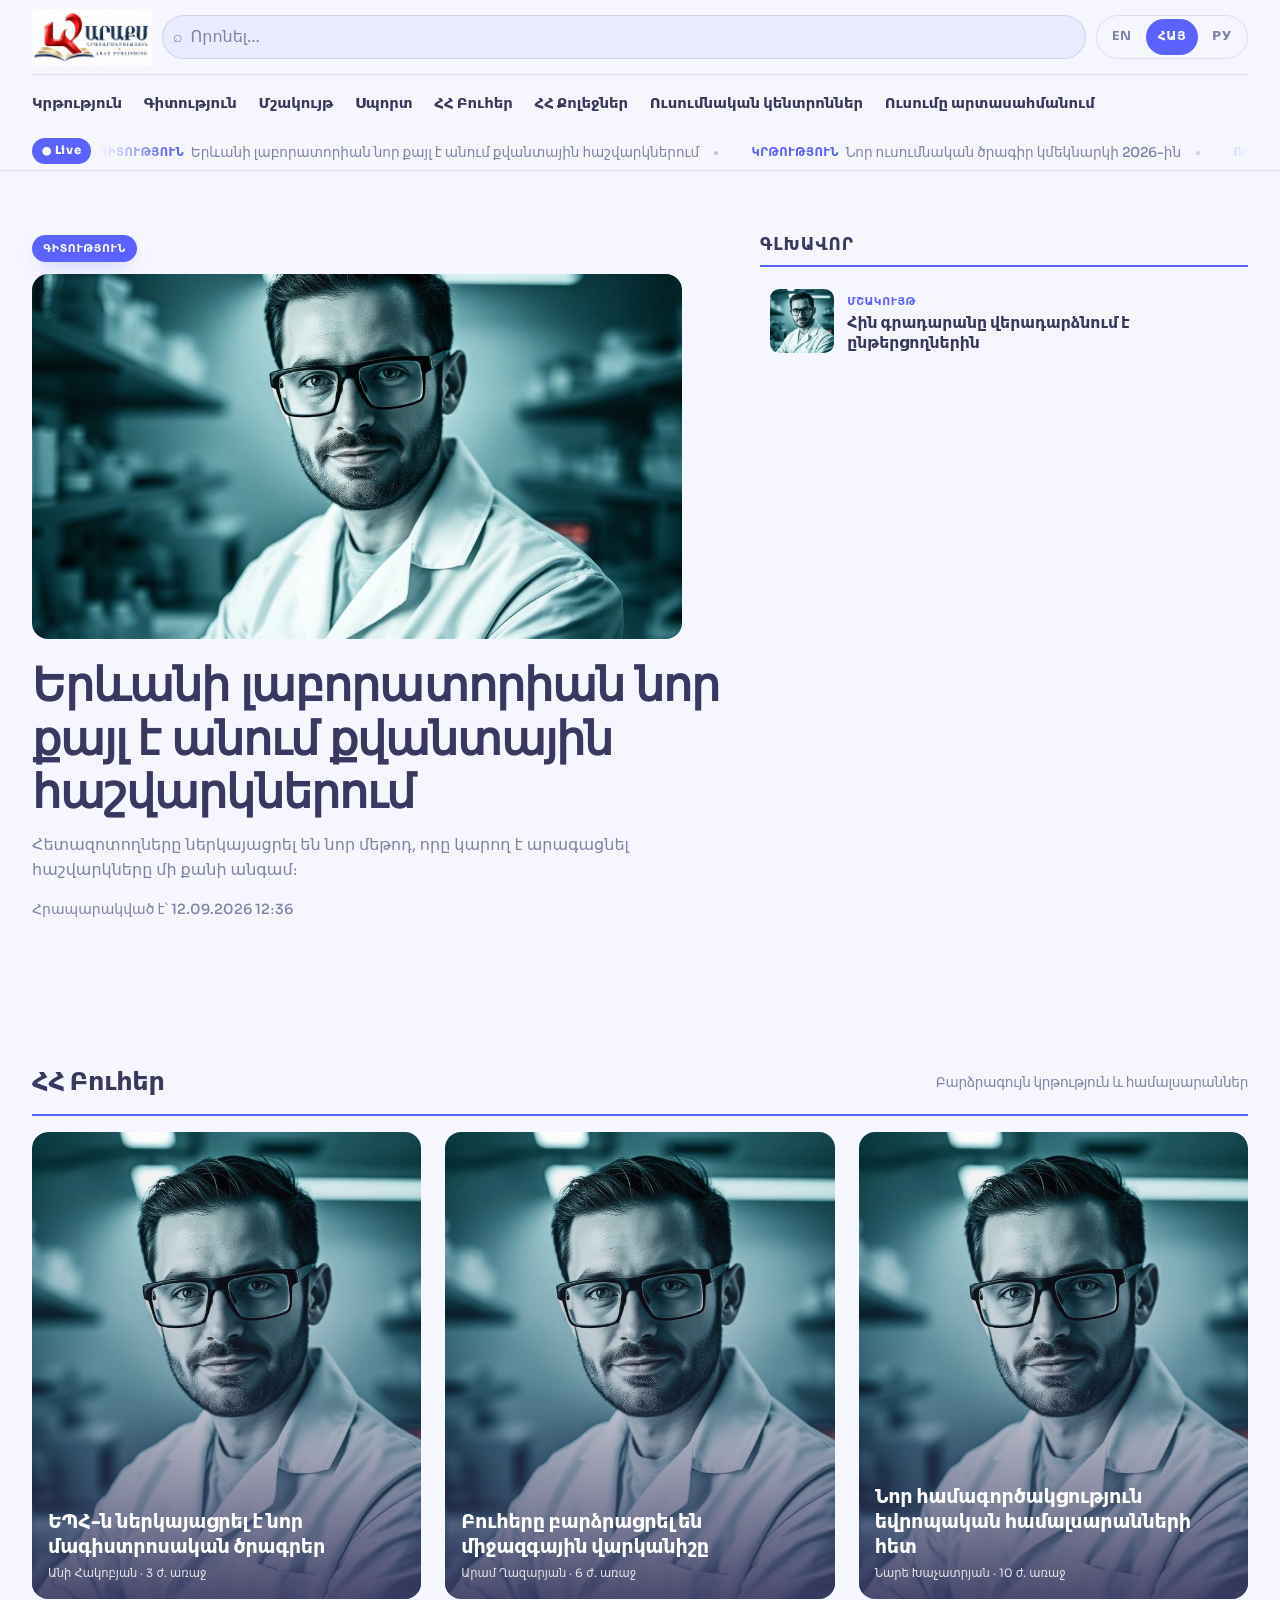
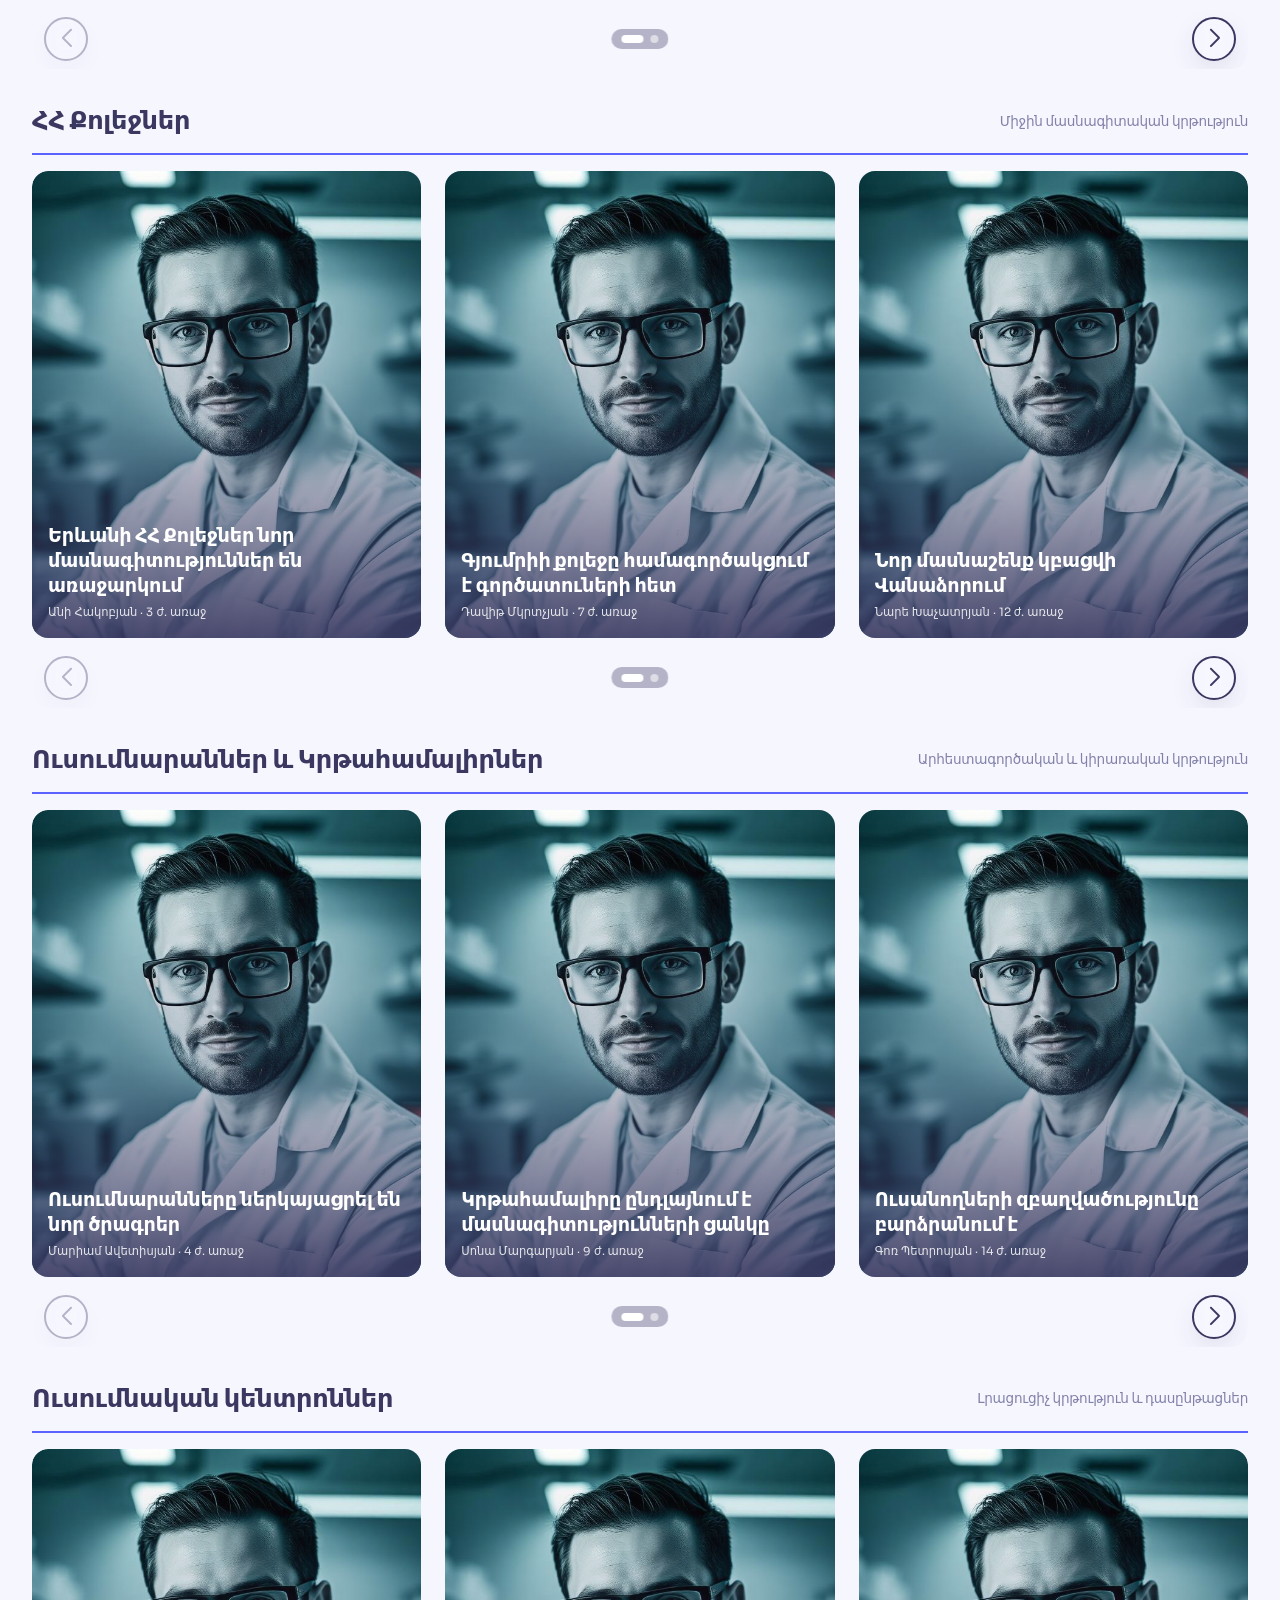
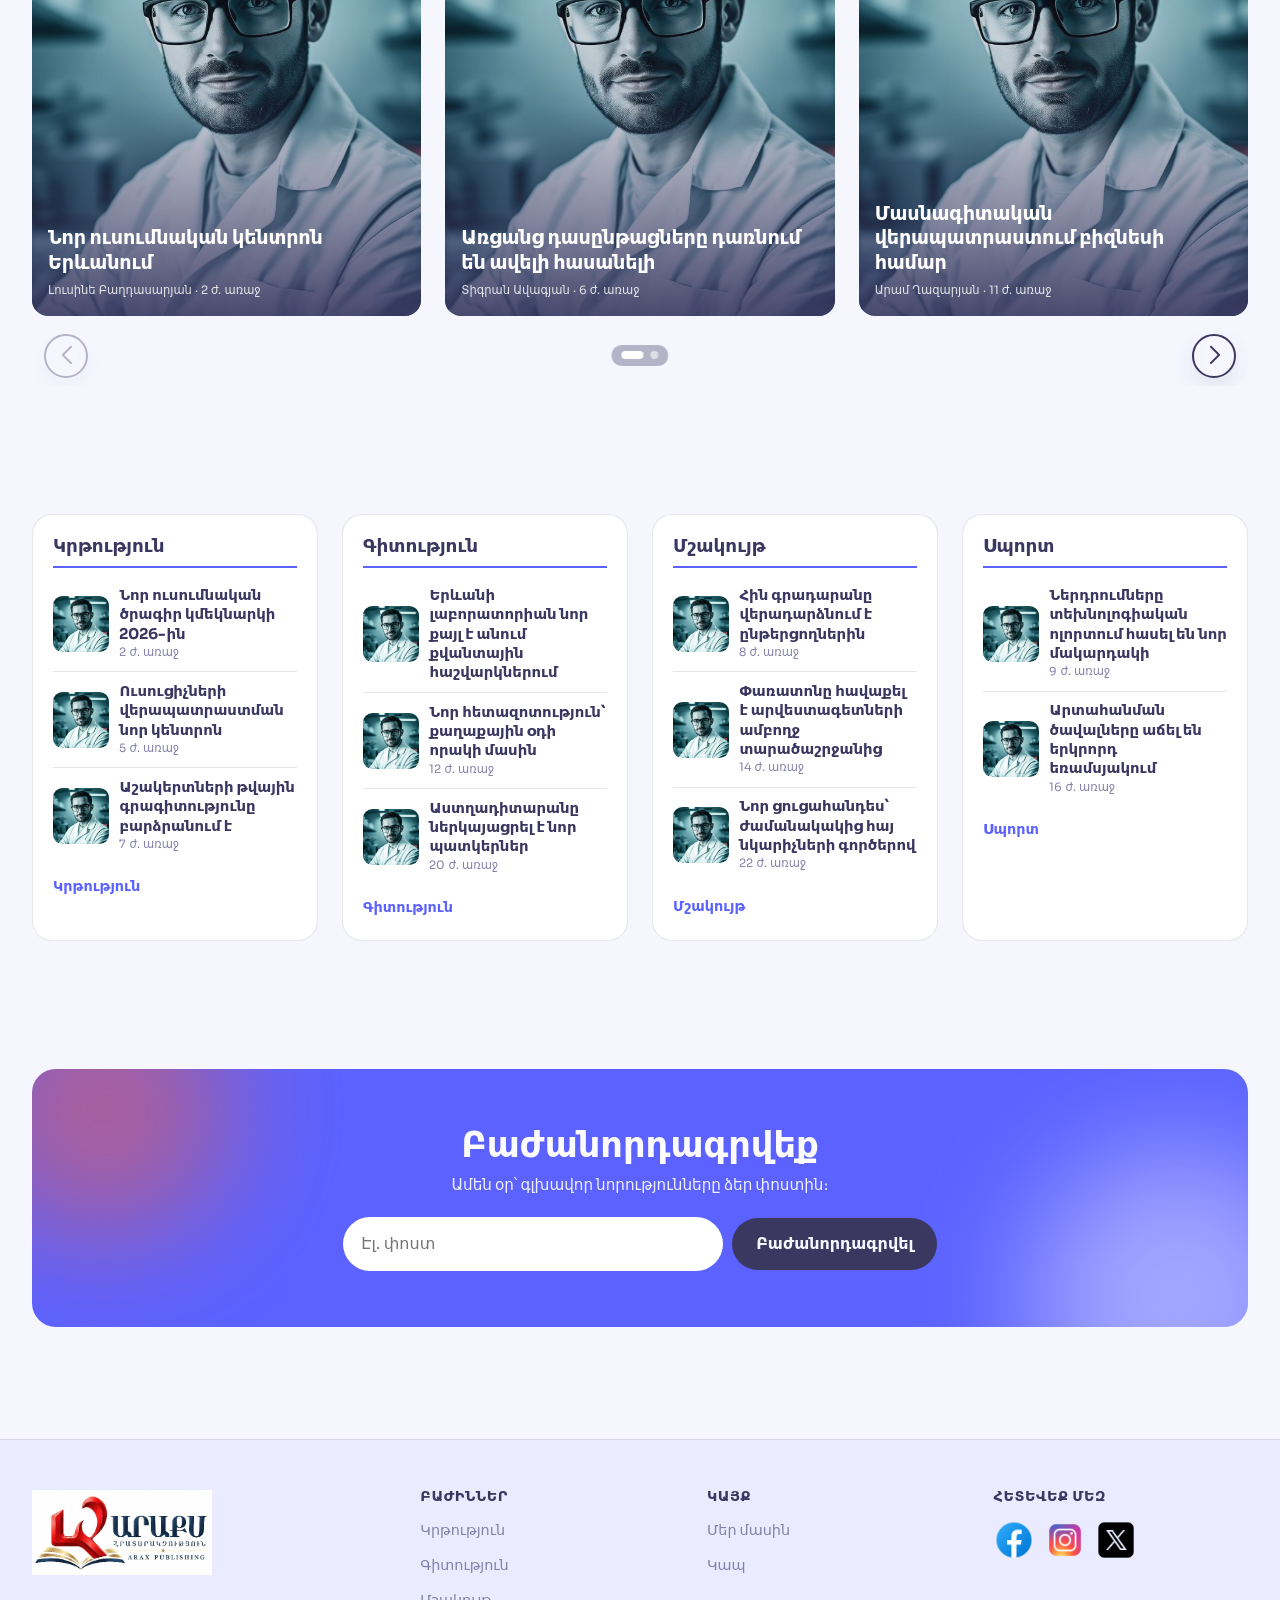
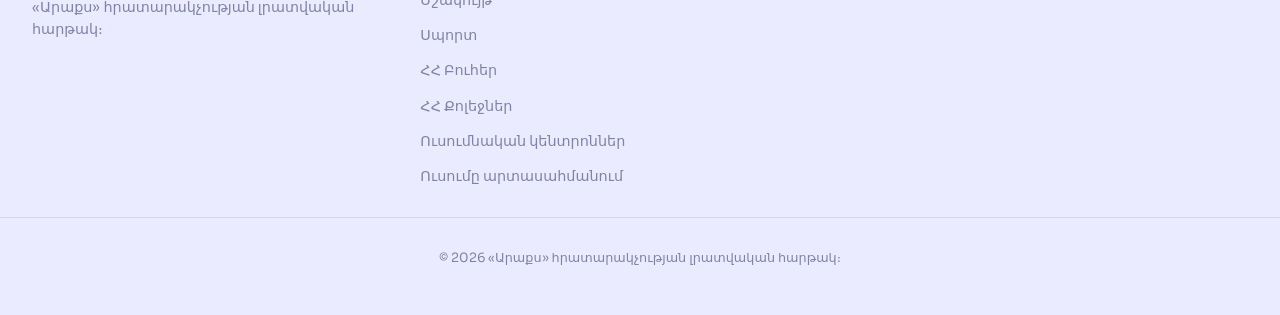
<file: index.html>
<!DOCTYPE html>
<html lang="hy" class="is-loading">

<head>
    <meta charset="UTF-8" />
    <meta name="viewport" content="width=device-width, initial-scale=1" />
    <title>Լույս · Luys — Armenian &amp; English News</title>
    <meta name="description"
        content="Լույս · Luys — двуязычный новостной сайт. Главные новости, наука, культура, бизнес." />
    <meta property="og:type" content="website" />
    <meta property="og:site_name" content="Լույս · Luys" />
    <meta property="og:title" content="Լույս · Luys — Armenian &amp; English News" />
    <meta property="og:description" content="Двуязычный новостной сайт." />
    <meta name="twitter:card" content="summary_large_image" />

    <link rel="preconnect" href="https://fonts.googleapis.com" />
    <link rel="preconnect" href="https://fonts.gstatic.com" crossorigin />
    <link
        href="https://fonts.googleapis.com/css2?family=Sora:wght@400;600;700;800&family=Manrope:wght@400;500;600;700&display=swap"
        rel="stylesheet" />

    <link rel="stylesheet" href="https://cdn.jsdelivr.net/npm/swiper@11.1.14/swiper-bundle.min.css" />
    <link rel="stylesheet" href="styles.css" />

    <script>
        document.documentElement.classList.add("is-loading");
        document.addEventListener("DOMContentLoaded", () => {
            document.body.classList.add("is-loading");
            setTimeout(() => document.body.classList.remove("is-loading"), 3000);
        });
    </script>
</head>

<body class="is-loading">
    <main id="main">

        <div id="homeContent">

            <!-- HERO -->
            <section class="section hero">
                <div class="container hero__grid">
                    <article class="hero__lead reveal">
                        <span class="badge badge--pulse" id="leadCategory"></span>
                        <a class="hero__media card-hover" href="#" id="leadLink">
                            <img id="leadImage" src="lead.jpg" width="1200" height="675" alt="" />
                        </a>
                        <h1 class="hero__title" id="leadTitle"></h1>
                        <p class="hero__summary" id="leadSummary"></p>
                        <p class="meta" id="leadMeta"></p>
                    </article>

                    <aside class="hero__side reveal">
                        <h2 class="side__heading" data-i18n="topStories">Գլխավոր</h2>
                        <div id="topStories"></div>
                    </aside>
                </div>
            </section>

            <!-- EDITOR'S PICKS -->
            <section class="section">
                <div class="container">
                    <div class="sliders-stack" id="editorsSliders"></div>
                </div>
            </section>

            <!-- DIGESTS -->
            <section class="section">
                <div class="container digests digests--eight">

                    <div class="digest">
                        <h3 class="digest__title" id="digestEducationTitle"></h3>
                        <div id="digestEducation"></div>
                        <a class="digest__more story-link" href="category.html?slug=education" data-i18n="educationMore">Կրթություն</a>
                    </div>

                    <div class="digest">
                        <h3 class="digest__title" id="digestScienceTitle"></h3>
                        <div id="digestScience"></div>
                        <a class="digest__more story-link" href="category.html?slug=science" data-i18n="scienceMore">Գիտություն</a>
                    </div>

                    <div class="digest">
                        <h3 class="digest__title" id="digestCultureTitle"></h3>
                        <div id="digestCulture"></div>
                        <a class="digest__more story-link" href="category.html?slug=culture" data-i18n="cultureMore">Մշակույթ</a>
                    </div>

                    <div class="digest">
                        <h3 class="digest__title" id="digestSportTitle"></h3>
                        <div id="digestSport"></div>
                        <a class="digest__more story-link" href="category.html?slug=sport" data-i18n="sportMore">Սպորտ</a>
                    </div>
                </div>
            </section>

            <!-- NEWSLETTER -->
            <section class="section" id="newsletter">
                <div class="container">
                    <div class="newsletter reveal">
                        <span class="newsletter__blob newsletter__blob--a"></span>
                        <span class="newsletter__blob newsletter__blob--b"></span>
                        <h2 class="newsletter__title" data-i18n="newsletterTitle">Բաժանորդագրվեք</h2>
                        <p class="newsletter__text" data-i18n="newsletterText">Ամեն օր՝ գլխավոր նորությունները ձեր
                            փոստին։</p>
                        <form class="newsletter__form" id="newsletterForm">
                            <input type="email" required placeholder="email@example.com"
                                data-i18n-placeholder="newsletterPlaceholder" />
                            <button class="btn btn--solid" type="submit"
                                data-i18n="newsletterButton">Բաժանորդագրվել</button>
                        </form>
                        <p class="newsletter__done" id="newsletterDone" hidden data-i18n="newsletterDone">✓
                            Շնորհակալություն բաժանորդագրման համար</p>
                    </div>
                </div>
            </section>

        </div>

    </main>

    <script src="https://cdn.jsdelivr.net/npm/swiper@11.1.14/swiper-bundle.min.js"></script>
    <script src="shared/shared.js"></script>
    <script src="script.js"></script>
</body>

</html>
</file>
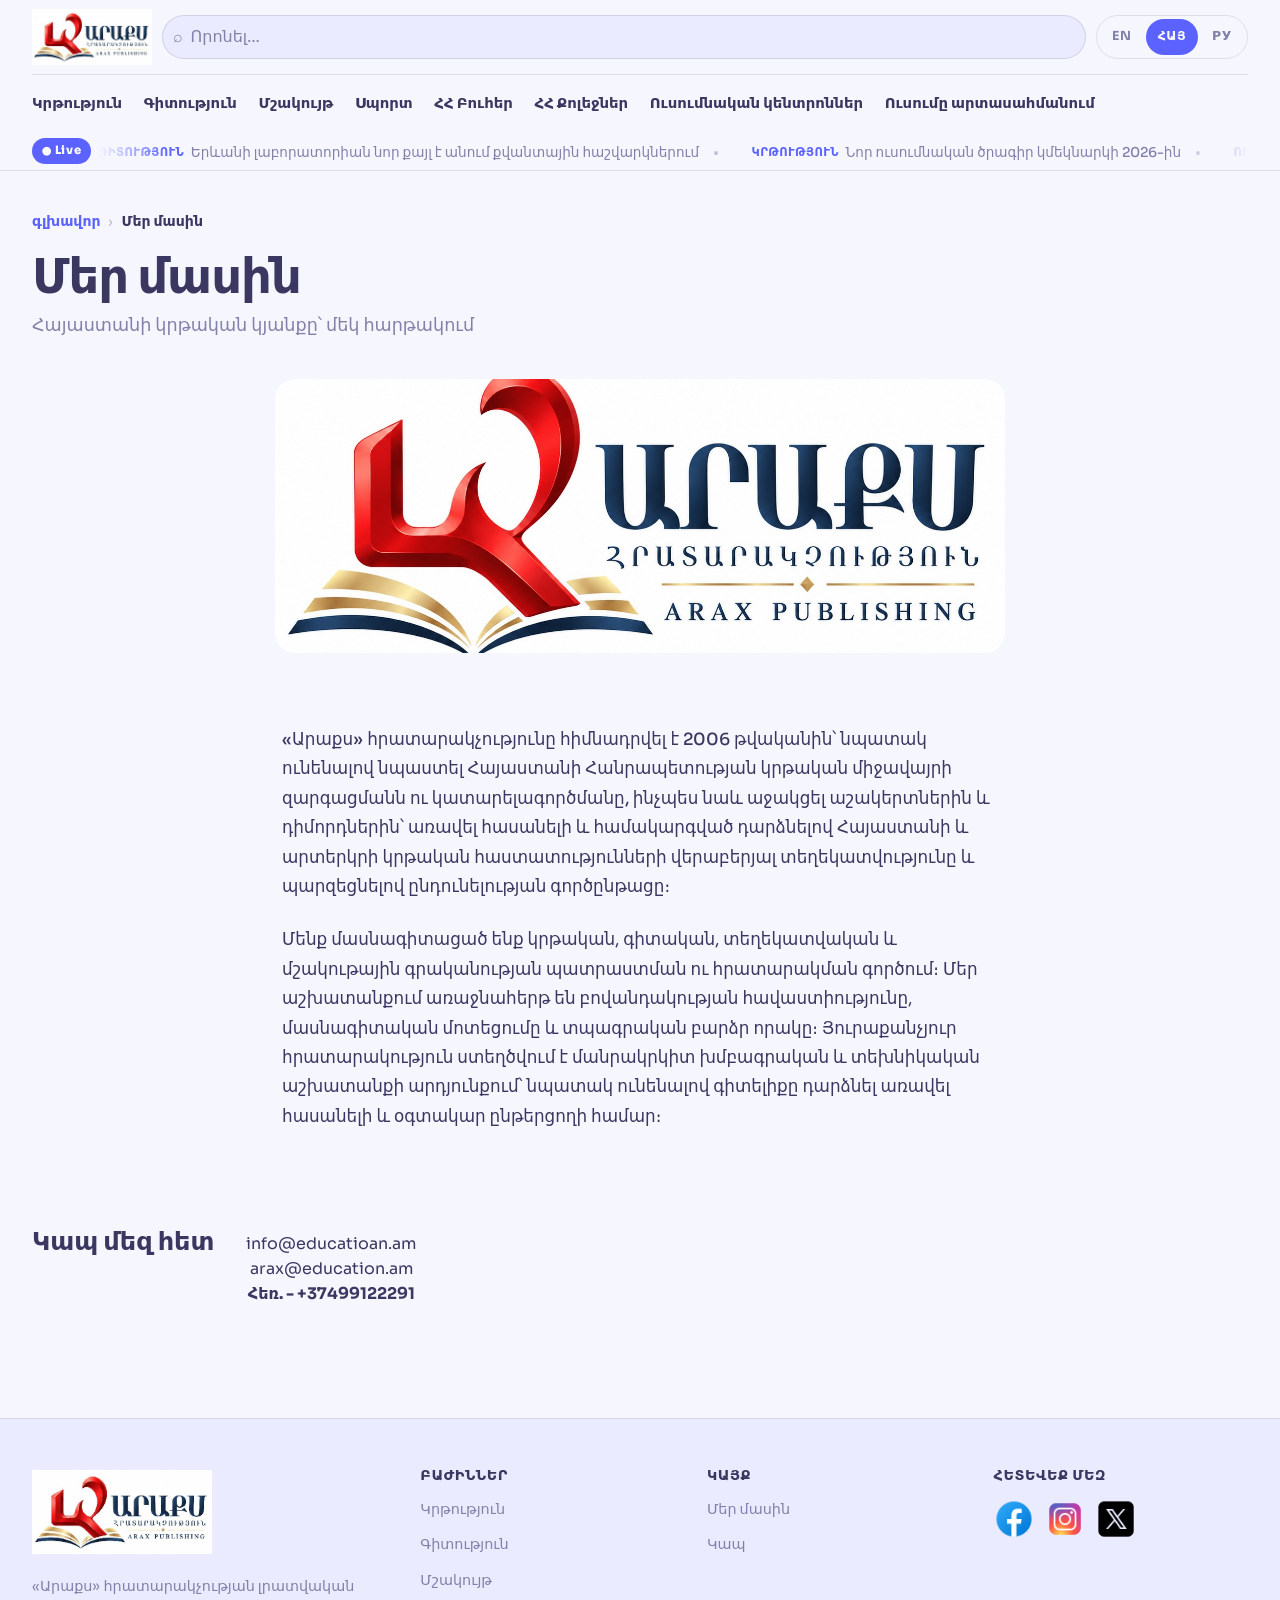
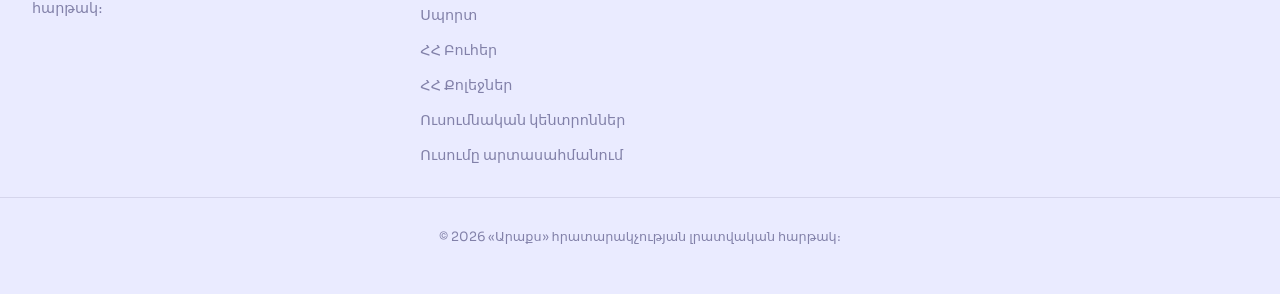
<file: about.html>
<!DOCTYPE html>
<html lang="hy" class="is-loading">

<head>
    <meta charset="UTF-8" />
    <meta name="viewport" content="width=device-width, initial-scale=1" />
    <title>Լույս · Luys — Մեր մասին</title>
    <meta name="description" content="Լույս · Luys — Մեր մասին։ Հայաստանի կրթական կյանքը՝ մեկ հարթակում։" />

    <link rel="preconnect" href="https://fonts.googleapis.com" />
    <link rel="preconnect" href="https://fonts.gstatic.com" crossorigin />
    <link
        href="https://fonts.googleapis.com/css2?family=Sora:wght@400;600;700;800&family=Manrope:wght@400;500;600;700&display=swap"
        rel="stylesheet" />

    <link rel="stylesheet" href="styles.css" />
    <link rel="stylesheet" href="about/about.css" />

    <script>
        document.documentElement.classList.add("is-loading");
        document.addEventListener("DOMContentLoaded", () => {
            document.body.classList.add("is-loading");
            setTimeout(() => document.body.classList.remove("is-loading"), 3000);
        });
    </script>
</head>

<body class="is-loading">
    <main id="main">

        <!-- HERO -->
        <section class="about-hero">
            <div class="container">
                <nav class="breadcrumbs" aria-label="Breadcrumbs">
                    <a href="index.html" data-i18n="backHome">Գլխավոր</a>
                    <span class="breadcrumbs__sep">›</span>
                    <span id="breadcrumbsCurrent" data-i18n="about">Մեր մասին</span>
                </nav>

                <h1 class="about-hero__title" data-i18n="aboutTitle">Մեր մասին</h1>
                <p class="about-hero__subtitle" data-i18n="aboutSubtitle">
                    Հայաստանի կրթական կյանքը՝ մեկ հարթակում
                </p>
            </div>
        </section>

        <!-- BANNER IMAGE -->
        <section class="about-banner">
            <div class="container">
                <figure class="about-banner__media">
                    <img id="aboutBanner" src="assets/araqs_big_logo.jpeg" width="1600" height="900" alt=""
                        loading="lazy" />
                </figure>
            </div>
        </section>

        <!-- BODY -->
        <section class="about-body">
            <div class="container about-body__inner">
                <p class="about-body__lead" id="aboutBody1"></p>
                <p id="aboutBody2"></p>
            </div>
        </section>

        <!-- CONTACTS -->
        <section class="about-contacts">
            <div class="container about-contacts__inner">
                <h2 class="about-contacts__title" id="aboutContactsTitle"></h2>
                <p>
                    info@educatioan.am
                    <br>
                    arax@education.am
                    <br>
                    <b><span id="tell">Հեռ</span> - +37499122291</b>
                </p>
            </div>
        </section>

    </main>

    <script src="shared/shared.js"></script>
    <script src="about/about.js"></script>
</body>

</html>
</file>
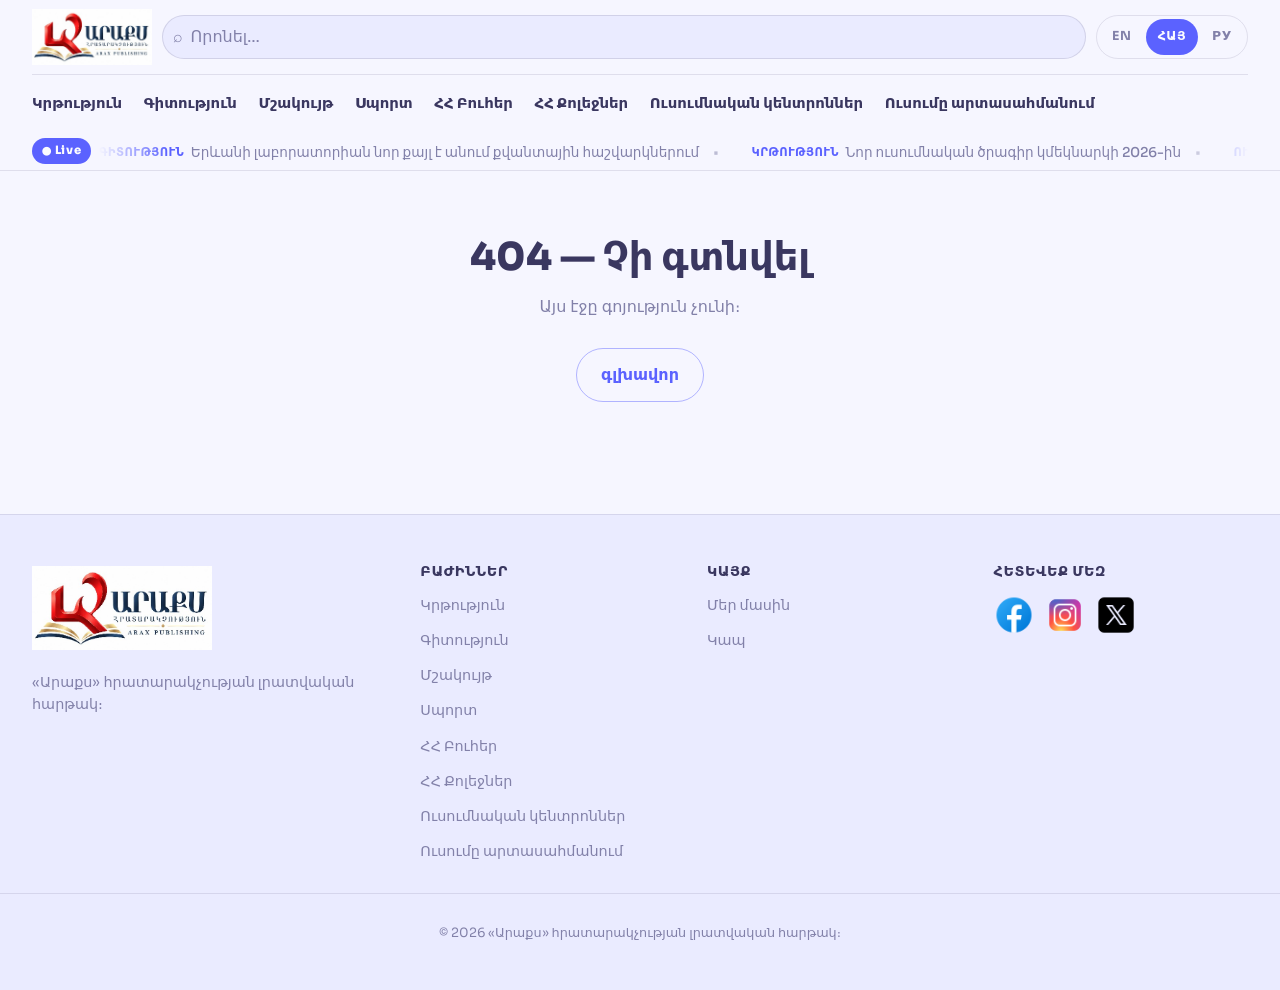
<file: article.html>
<!DOCTYPE html>
<html lang="hy" class="is-loading">

<head>
    <meta charset="UTF-8" />
    <meta name="viewport" content="width=device-width, initial-scale=1" />
    <title>Լույս · Luys — Article</title>
    <meta name="description" content="Լույս · Luys — статья" />

    <link rel="preconnect" href="https://fonts.googleapis.com" />
    <link rel="preconnect" href="https://fonts.gstatic.com" crossorigin />
    <link
        href="https://fonts.googleapis.com/css2?family=Sora:wght@400;600;700;800&family=Manrope:wght@400;500;600;700&display=swap"
        rel="stylesheet" />

    <link rel="stylesheet" href="styles.css" />
    <link rel="stylesheet" href="article/article.css" />

    <script>
        document.documentElement.classList.add("is-loading");
        document.addEventListener("DOMContentLoaded", () => {
            document.body.classList.add("is-loading");
            /* страховка: если через 3 секунды shared.js не убрал класс — убираем сами */
            setTimeout(() => document.body.classList.remove("is-loading"), 3000);
        });
    </script>
</head>

<body class="is-loading">
    <main id="main">
        <article class="article-page" id="articlePage">
            <div class="container article-page__inner" id="articlePageInner"></div>
        </article>

        <section class="article-notfound container" id="articleNotFound" hidden>
            <h1 class="article-notfound__title" data-i18n="notFoundTitle">404 — Չի գտնվել</h1>
            <p class="article-notfound__text" data-i18n="notFoundText">Այս էջը գոյություն չունի։</p>
            <a class="btn btn--ghost" href="index.html" data-i18n="backHome">Գլխավոր</a>
        </section>
    </main>

    <script src="shared/shared.js"></script>
    <script src="article/article.js"></script>

</body>

</html>
</file>
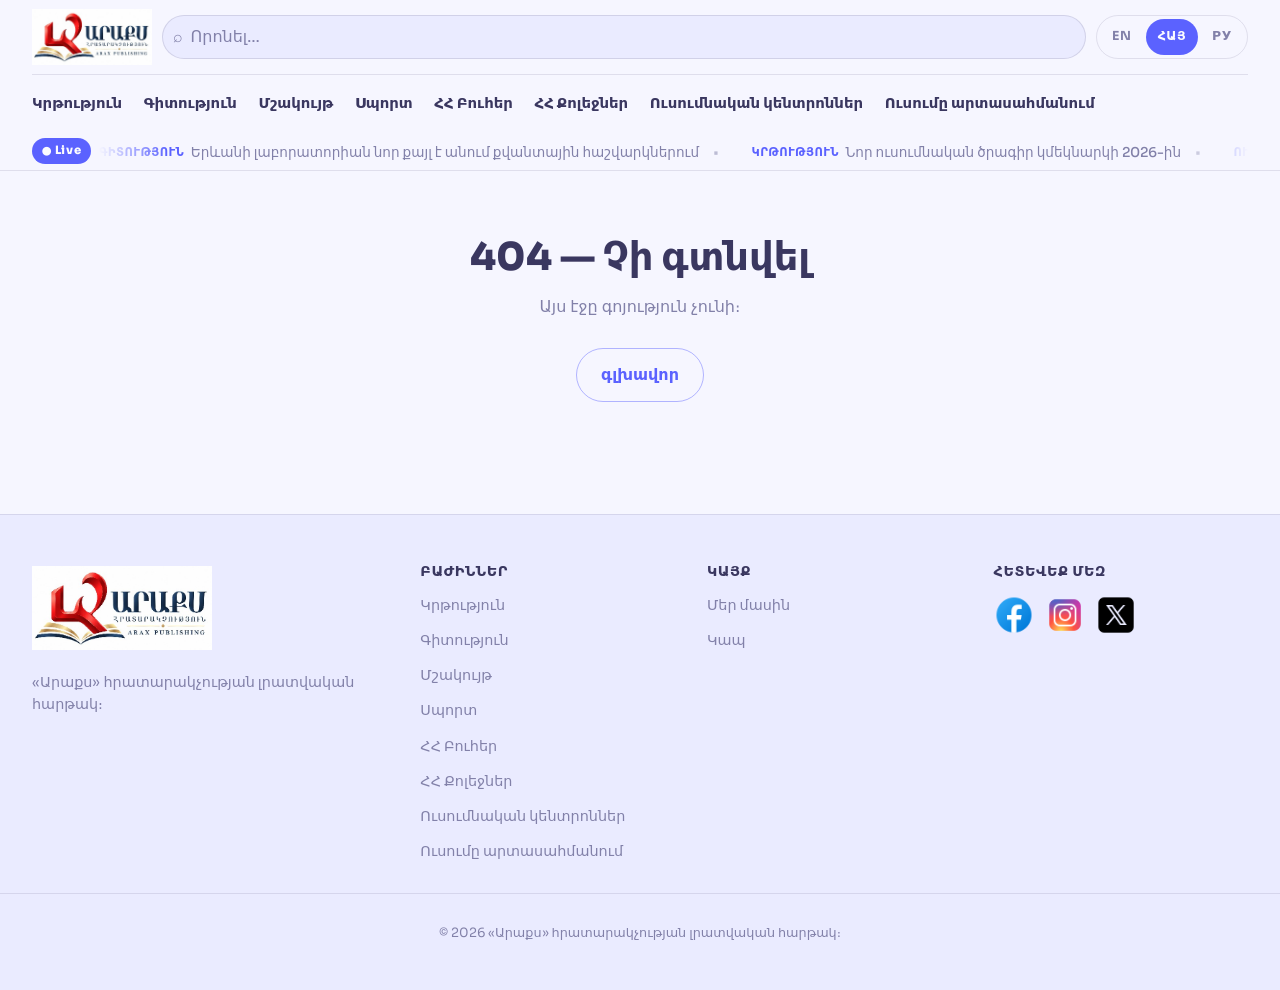
<file: category.html>
<!DOCTYPE html>
<html lang="hy" class="is-loading">

<head>
    <meta charset="UTF-8" />
    <meta name="viewport" content="width=device-width, initial-scale=1" />
    <title>Լույս · Luys — Category</title>
    <meta name="description" content="Լույս · Luys — рубрика" />

    <link rel="preconnect" href="https://fonts.googleapis.com" />
    <link rel="preconnect" href="https://fonts.gstatic.com" crossorigin />
    <link
        href="https://fonts.googleapis.com/css2?family=Sora:wght@400;600;700;800&family=Manrope:wght@400;500;600;700&display=swap"
        rel="stylesheet" />

    <link rel="stylesheet" href="styles.css" />
    <link rel="stylesheet" href="category/category.css" />

    <script>
        document.documentElement.classList.add("is-loading");
        document.addEventListener("DOMContentLoaded", () => {
            document.body.classList.add("is-loading");
            /* страховка: если через 3 секунды shared.js не убрал класс — убираем сами */
            setTimeout(() => document.body.classList.remove("is-loading"), 3000);
        });
    </script>


</head>

<body class="is-loading">
    <main id="main">
        <section class="category-page" id="categoryPage">
            <div class="container">

                <nav class="breadcrumbs" aria-label="Breadcrumbs">
                    <a href="index.html" data-i18n="backHome">Գլխավոր</a>
                    <span class="breadcrumbs__sep">›</span>
                    <span id="breadcrumbsCurrent"></span>
                </nav>

                <header class="category-header">
                    <h1 class="category-header__title" id="categoryTitle"></h1>
                    <p class="category-header__count" id="categoryCount"></p>
                </header>

                <div class="grid grid--latest" id="categoryGrid"></div>

                <p class="category-empty" id="categoryEmpty" hidden data-i18n="nothingFound">
                    Ոչինչ չգտնվեց
                </p>
            </div>
        </section>

        <section class="category-notfound container" id="categoryNotFound" hidden>
            <h1 class="category-notfound__title" data-i18n="notFoundTitle">404 — Չի գտնվել</h1>
            <p class="category-notfound__text" data-i18n="notFoundText">Այս էջը գոյություն չունի։</p>
            <a class="btn btn--ghost" href="index.html" data-i18n="backHome">Գլխավոր</a>
        </section>
    </main>

    <script src="shared/shared.js"></script>
    <script src="category/category.js"></script>

</body>

</html>
</file>
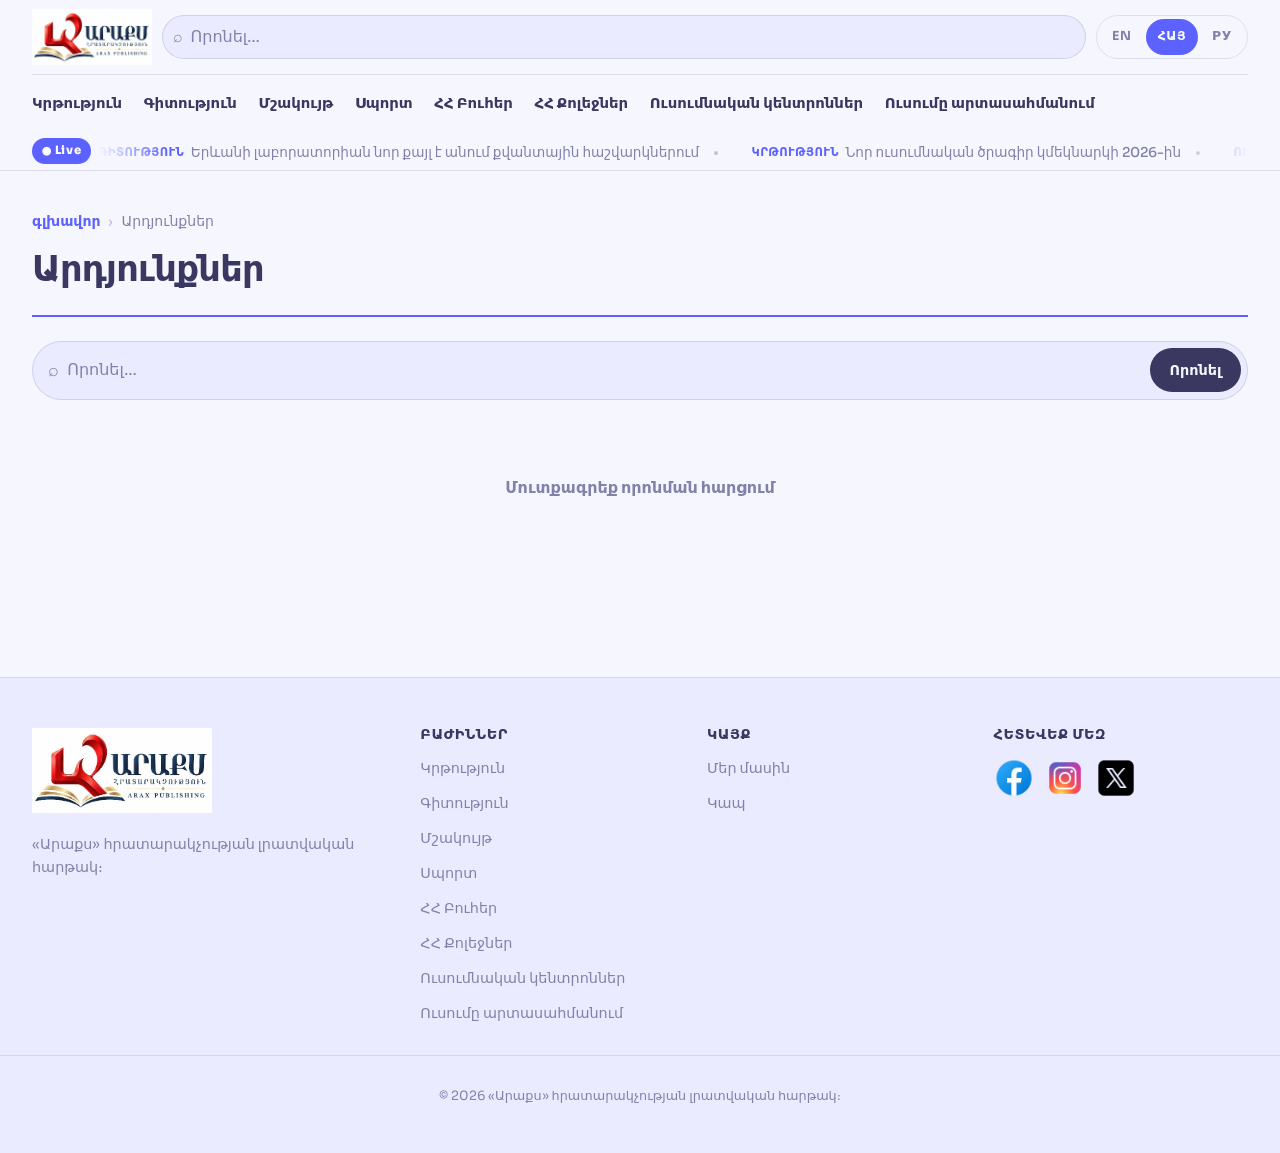
<file: search.html>
<!DOCTYPE html>
<html lang="hy" class="is-loading">

<head>
    <meta charset="UTF-8" />
    <meta name="viewport" content="width=device-width, initial-scale=1" />
    <title>Լույս · Luys — Որոնում</title>
    <meta name="description" content="Լույս · Luys — որոնման արդյունքներ" />

    <link rel="preconnect" href="https://fonts.googleapis.com" />
    <link rel="preconnect" href="https://fonts.gstatic.com" crossorigin />
    <link
        href="https://fonts.googleapis.com/css2?family=Sora:wght@400;600;700;800&family=Manrope:wght@400;500;600;700&display=swap"
        rel="stylesheet" />

    <link rel="stylesheet" href="styles.css" />
    <link rel="stylesheet" href="search/search.css" />

    <script>
      document.documentElement.classList.add("is-loading");
      document.addEventListener("DOMContentLoaded", () => {
        document.body.classList.add("is-loading");
        setTimeout(() => document.body.classList.remove("is-loading"), 3000);
      });
    </script>
</head>

<body class="is-loading">
    <main id="main">

        <section class="search-page">
            <div class="container">

                <nav class="breadcrumbs" aria-label="Breadcrumbs">
                    <a href="index.html" data-i18n="backHome">Գլխավոր</a>
                    <span class="breadcrumbs__sep">›</span>
                    <span data-i18n="searchResults">Արդյունքներ</span>
                </nav>

                <header class="search-header">
                    <h1 class="search-header__title" id="searchTitle"></h1>
                    <p class="search-header__count" id="searchCount"></p>
                </header>

                <!-- Своя строка поиска на странице -->
                <form class="search-page__form" id="searchPageForm" autocomplete="off">
                    <span class="search-page__icon">⌕</span>
                    <input id="searchPageInput" type="search" name="q"
                           placeholder="Որոնել…" data-i18n-placeholder="searchPlaceholder" />
                    <button type="submit" class="btn btn--solid" data-i18n="searchButton">Որոնել</button>
                </form>

                <!-- Подсказка, если запрос пустой -->
                <p class="search-hint" id="searchHint" hidden data-i18n="searchHint">
                    Մուտքագրեք որոնման հարցում
                </p>

                <!-- Результаты -->
                <div class="grid grid--latest" id="searchGrid"></div>

                <!-- Ничего не найдено -->
                <div class="search-empty" id="searchEmpty" hidden>
                    <p class="search-empty__text" data-i18n="nothingFound">Ոչինչ չգտնվեց</p>
                    <a class="btn btn--ghost" href="index.html" data-i18n="backHome">
                        գլխավոր
                    </a>
                </div>

            </div>
        </section>

    </main>

    <script src="shared/shared.js"></script>
    <script src="search/search.js"></script>
</body>

</html>
</file>
<file: styles.css>
@charset "UTF-8";
/* ============ ТОКЕНЫ ============ */
:root {
  --radius: 0.75rem;
  --paper: oklch(0.975 0.012 285);
  --mist: oklch(0.945 0.03 285);
  --steel: oklch(0.62 0.06 285);
  --ink: oklch(0.36 0.07 285);
  --background: var(--paper);
  --foreground: var(--ink);
  --card: oklch(1 0 0);
  --card-foreground: var(--ink);
  --primary: oklch(0.585 0.23 275);
  --primary-foreground: oklch(0.99 0.005 285);
  --secondary: var(--mist);
  --muted: var(--mist);
  --muted-foreground: var(--steel);
  --accent: oklch(0.68 0.2 35);
  --border: oklch(0.36 0.07 285 / 12%);
  --input: oklch(0.36 0.07 285 / 14%);
  --ring: oklch(0.585 0.23 275 / 60%);
  --font-display: "Sora", ui-sans-serif, system-ui, sans-serif;
  --font-body: "Sora", ui-sans-serif, system-ui, sans-serif;
  --ease: cubic-bezier(0.2, 0.7, 0.2, 1);
  --safe-top: env(safe-area-inset-top, 0px);
  --safe-right: env(safe-area-inset-right, 0px);
  --safe-bottom: env(safe-area-inset-bottom, 0px);
  --safe-left: env(safe-area-inset-left, 0px);
}

/* ============ БАЗА ============ */
*,
*::before,
*::after {
  box-sizing: border-box;
  -webkit-tap-highlight-color: transparent;
}

html {
  scroll-behavior: smooth;
  -webkit-text-size-adjust: 100%;
  -moz-text-size-adjust: 100%;
       text-size-adjust: 100%;
}

body {
  margin: 0;
  background: var(--background);
  color: var(--foreground);
  font-family: var(--font-body);
  font-size: 16px;
  line-height: 1.55;
  -webkit-font-smoothing: antialiased;
  overflow-x: hidden;
  min-height: 100dvh;
}

img {
  display: block;
  max-width: 100%;
  height: auto;
}

a {
  color: inherit;
  text-decoration: none;
}

h1,
h2,
h3,
h4 {
  font-family: var(--font-display);
  margin: 0;
  line-height: 1.15;
}

ul {
  margin: 0;
  padding: 0;
  list-style: none;
}

button {
  font: inherit;
  cursor: pointer;
  min-height: 44px;
  min-width: 44px;
}

/* ============ КОНТЕЙНЕР ============ */
.container {
  width: 100%;
  max-width: 1440px;
  margin-inline: auto;
  padding-inline: max(1rem, var(--safe-left)) max(1rem, var(--safe-right));
}

@media (min-width: 480px) {
  .container {
    padding-inline: max(1.25rem, var(--safe-left)) max(1.25rem, var(--safe-right));
  }
}
@media (min-width: 640px) {
  .container {
    padding-inline: 1.5rem;
  }
}
@media (min-width: 1024px) {
  .container {
    padding-inline: 2rem;
  }
}
@media (min-width: 1440px) {
  .container {
    padding-inline: 2.5rem;
  }
}
.section {
  padding-block: 2rem;
}

@media (min-width: 640px) {
  .section {
    padding-block: 3rem;
  }
}
@media (min-width: 1024px) {
  .section {
    padding-block: 4rem;
  }
}
.section__title {
  font-size: clamp(1.15rem, 4vw, 1.9rem);
  font-weight: 800;
  letter-spacing: -0.01em;
  margin-bottom: 1.25rem;
  width: 100%;
  text-align: center;
}

@media (min-width: 1024px) {
  .section__title {
    margin-bottom: 1.5rem;
  }
}
.section__more {
  display: flex;
  justify-content: center;
  margin-top: 1.5rem;
}

@media (min-width: 1024px) {
  .section__more {
    margin-top: 2rem;
  }
}
/* ============ УТИЛИТЫ ============ */
.card-hover {
  transition: transform 0.4s var(--ease), box-shadow 0.4s var(--ease);
}

@media (hover: hover) and (pointer: fine) {
  .card-hover:hover {
    transform: translateY(-6px);
    box-shadow: 0 24px 48px -20px color-mix(in oklab, var(--primary) 40%, transparent);
  }
}
.story-link {
  position: relative;
}

.story-link::after {
  content: "";
  position: absolute;
  left: 0;
  bottom: -2px;
  width: 100%;
  height: 2px;
  background: var(--primary);
  border-radius: 999px;
  transform: scaleX(0);
  transform-origin: right;
  transition: transform 0.35s var(--ease);
}

@media (hover: hover) {
  .story-link:hover::after {
    transform: scaleX(1);
    transform-origin: left;
  }
}
.story-link:focus-visible::after {
  transform: scaleX(1);
  transform-origin: left;
}

.no-scrollbar {
  scrollbar-width: none;
  -ms-overflow-style: none;
}

.no-scrollbar::-webkit-scrollbar {
  display: none;
}

.reveal {
  opacity: 0;
}

.reveal.is-visible {
  animation: rise 0.6s var(--ease) both;
  animation-delay: var(--delay, 0ms);
}

@keyframes rise {
  from {
    opacity: 0;
    transform: translateY(18px);
  }
  to {
    opacity: 1;
    transform: none;
  }
}
@keyframes marquee {
  from {
    transform: translateX(0);
  }
  to {
    transform: translateX(-50%);
  }
}
@keyframes pulse-soft {
  0%, 100% {
    opacity: 1;
  }
  50% {
    opacity: 0.6;
  }
}
/* ============ ХЕДЕР ============ */
.site-header {
  position: sticky;
  top: 0;
  z-index: 30;
  background: color-mix(in oklab, var(--background) 92%, transparent);
  backdrop-filter: blur(12px);
  -webkit-backdrop-filter: blur(12px);
  border-bottom: 1px solid var(--border);
  padding-top: var(--safe-top);
}

.header-inner {
  display: flex;
  flex-direction: column;
}

.header-row {
  display: flex;
  align-items: center;
  gap: 0.6rem;
  padding-block: 0.55rem;
}

.header-row--top {
  border-bottom: 1px solid var(--border);
  flex-wrap: wrap;
}

.header-row--nav {
  justify-content: space-between;
  gap: 0.75rem;
  padding-block: 0.35rem;
}

.header-row--ticker {
  gap: 0.5rem;
  overflow: hidden;
  padding-block: 0.4rem;
}

@media (max-width: 767px) {
  .header-row--top {
    display: flex;
  }
  .header-row--ticker {
    display: none;
  }
  .brand {
    grid-area: brand;
  }
  .search {
    grid-area: search;
  }
  .lang-switch {
    grid-area: lang;
  }
}
@media (min-width: 768px) {
  .header-row--top {
    flex-wrap: nowrap;
  }
}
@media (max-width: 500px) {
  .header-row--top {
    display: grid;
    grid-template-columns: 1fr auto;
    grid-template-areas: "brand  lang" "search search";
    row-gap: 0.5rem;
    padding-bottom: 0;
  }
  .search,
  .header-row--nav {
    padding-bottom: 0;
  }
}
/* Бренд */
.brand {
  display: inline-flex;
  align-items: center;
  gap: 0.35rem;
  font-family: var(--font-display);
  font-weight: 800;
  font-size: 1.2rem;
  letter-spacing: -0.02em;
  flex-shrink: 0;
}

@media (min-width: 480px) {
  .brand {
    font-size: 1.3rem;
  }
}
@media (min-width: 1024px) {
  .brand {
    font-size: 1.4rem;
  }
}
.brand__dot {
  width: 0.5rem;
  height: 0.5rem;
  border-radius: 50%;
  background: var(--primary);
  transition: transform 0.3s var(--ease);
}

@media (hover: hover) {
  .brand:hover .brand__dot {
    transform: scale(1.6);
  }
}
/* Поиск */
.search {
  position: relative;
  display: flex;
  align-items: center;
  gap: 0.5rem;
  flex: 1 1 auto;
  min-width: 0;
  background: var(--muted);
  border: 1px solid var(--input);
  border-radius: 999px;
  padding: 0.35rem 0.4rem 0.35rem 0.8rem;
  transition: background 0.25s var(--ease), box-shadow 0.25s var(--ease), border-color 0.25s var(--ease);
  min-height: 44px;
}

@media (min-width: 768px) {
  .search {
    padding: 0 10px;
  }
}
.search:focus-within {
  background: var(--card);
  box-shadow: 0 0 0 3px var(--ring);
  border-color: transparent;
}

.search__icon {
  color: var(--muted-foreground);
  font-size: 1rem;
  flex-shrink: 0;
}

.brand__name {
  width: 120px;
}

.search input {
  flex: 1;
  min-width: 0;
  border: 0;
  outline: 0;
  background: transparent;
  color: var(--foreground);
  font: inherit;
  font-size: 16px;
  padding: 0.35rem 0;
}

.search input::-moz-placeholder {
  color: var(--muted-foreground);
}

.search input::placeholder {
  color: var(--muted-foreground);
}

.search input::-webkit-search-cancel-button {
  display: none;
}

.search__clear {
  border: 0;
  background: transparent;
  color: var(--primary);
  font-weight: 700;
  font-size: 0.8rem;
  padding: 0.35rem 0.6rem;
  border-radius: 999px;
  min-height: 36px;
  min-width: auto;
}

.search__clear:active {
  background: color-mix(in oklab, var(--primary) 15%, transparent);
}

@media (hover: hover) {
  .search__clear:hover {
    background: color-mix(in oklab, var(--primary) 12%, transparent);
  }
}
/* Переключатель языка */
.lang-switch {
  display: inline-flex;
  align-items: center;
  padding: 3px;
  gap: 2px;
  border: 1px solid var(--border);
  border-radius: 999px;
  flex-shrink: 0;
}

.lang-switch__btn {
  border: 0;
  background: transparent;
  color: var(--muted-foreground);
  font-weight: 700;
  font-size: 0.75rem;
  letter-spacing: 0.04em;
  padding: 0.4rem 0.65rem;
  border-radius: 999px;
  min-height: 36px;
  min-width: 44px;
  transition: background 0.25s var(--ease), color 0.25s var(--ease);
}

@media (min-width: 480px) {
  .lang-switch__btn {
    font-size: 0.78rem;
    padding: 0.4rem 0.75rem;
  }
}
.lang-switch__btn.is-active {
  background: var(--primary);
  color: var(--primary-foreground);
}

/* Меню */
.nav {
  display: flex;
  align-items: center;
  gap: 1.1rem;
  overflow-x: auto;
  white-space: nowrap;
  padding-block: 0.35rem;
  -webkit-overflow-scrolling: touch;
  scroll-snap-type: x proximity;
  font-weight: 800;
}

@media (min-width: 768px) {
  .nav {
    gap: 1.35rem;
  }
}
.nav li {
  scroll-snap-align: start;
  flex-shrink: 0;
}

.nav a {
  display: inline-block;
  padding: 0.35rem 0;
  font-size: 0.9rem;
  font-weight: 600;
  color: var(--foreground);
}

@media (min-width: 768px) {
  .nav a {
    font-size: 0.93rem;
  }
}
.nav a.is-active {
  color: var(--primary);
}

.nav__subscribe {
  display: none;
  font-size: 0.9rem;
  font-weight: 700;
  color: var(--primary);
  flex-shrink: 0;
}

@media (min-width: 900px) {
  .nav__subscribe {
    display: inline;
  }
}
/* Бегущая строка */
.live {
  flex-shrink: 0;
  background: var(--primary);
  color: var(--primary-foreground);
  font-size: 0.68rem;
  font-weight: 800;
  letter-spacing: 0.05em;
  padding: 0.25rem 0.55rem;
  border-radius: 999px;
  white-space: nowrap;
}

@media (min-width: 480px) {
  .live {
    font-size: 0.72rem;
    padding: 0.25rem 0.6rem;
  }
}
.ticker {
  flex: 1;
  overflow: hidden;
  mask-image: linear-gradient(to right, transparent, #000 6%, #000 94%, transparent);
  -webkit-mask-image: linear-gradient(to right, transparent, #000 6%, #000 94%, transparent);
  min-width: 0;
}

.ticker__track {
  display: inline-flex;
  gap: 1.5rem;
  white-space: nowrap;
  animation: marquee 45s linear infinite;
  font-size: 0.8rem;
  color: var(--muted-foreground);
  will-change: transform;
}

@media (min-width: 480px) {
  .ticker__track {
    gap: 2rem;
    font-size: 0.85rem;
  }
}
@media (hover: hover) {
  .ticker__track:hover {
    animation-play-state: paused;
  }
}
.ticker__track span {
  flex-shrink: 0;
}

/* Кликабельный элемент тикера */
.ticker__item {
  display: inline-flex;
  align-items: center;
  gap: 0.4rem;
  flex-shrink: 0;
  color: var(--muted-foreground);
  text-decoration: none;
  transition: color 0.2s var(--ease);
}

@media (hover: hover) {
  .ticker__item:hover {
    color: var(--primary);
  }
  .ticker__item:hover .ticker__title {
    text-decoration: underline;
  }
}
.ticker__cat {
  color: var(--primary);
  font-weight: 800;
  text-transform: uppercase;
  font-size: 0.72rem;
  letter-spacing: 0.04em;
  white-space: nowrap;
}

.ticker__title {
  font-weight: 500;
}

/* Разделитель между элементами */
.ticker__item::after {
  content: "•";
  color: var(--muted-foreground);
  opacity: 0.5;
  margin-left: 0.5rem;
}

/* ============ HERO ============ */
.hero__grid {
  display: grid;
  gap: 1.5rem;
  grid-template-columns: 1fr;
}

@media (min-width: 768px) {
  .hero__grid {
    gap: 2rem;
  }
}
@media (min-width: 1024px) {
  .hero__grid {
    grid-template-columns: repeat(12, 1fr);
  }
  .hero__lead {
    grid-column: span 7;
  }
  .hero__side {
    grid-column: span 5;
  }
}
.badge {
  display: inline-block;
  background: var(--primary);
  color: var(--primary-foreground);
  font-size: 0.68rem;
  font-weight: 800;
  letter-spacing: 0.06em;
  text-transform: uppercase;
  padding: 0.3rem 0.7rem;
  border-radius: 999px;
  margin-bottom: 0.75rem;
  box-shadow: 0 8px 20px -10px color-mix(in oklab, var(--primary) 70%, transparent);
}

.badge--pulse {
  animation: pulse-soft 2.4s ease-in-out infinite;
}

.hero__media {
  display: block;
  overflow: hidden;
  border-radius: 0.9rem;
  aspect-ratio: 16/10;
  max-width: 650px;
}

@media (min-width: 480px) {
  .hero__media {
    border-radius: 1rem;
  }
}
@media (min-width: 1024px) {
  .hero__media {
    aspect-ratio: 16/9;
  }
}
.hero__media img {
  width: 100%;
  height: 100%;
  -o-object-fit: cover;
     object-fit: cover;
  transition: transform 0.7s var(--ease);
}

@media (hover: hover) {
  .hero__media:hover img {
    transform: scale(1.04);
  }
}
.hero__title {
  font-size: clamp(1.4rem, 5.5vw, 2.9rem);
  font-weight: 800;
  letter-spacing: -0.02em;
  margin-top: 1rem;
  transition: color 0.25s var(--ease);
  word-wrap: break-word;
  overflow-wrap: break-word;
  hyphens: auto;
  font-family: math;
}

@media (min-width: 640px) {
  .hero__title {
    margin-top: 1.25rem;
  }
}
@media (hover: hover) {
  .hero__title:hover {
    color: var(--primary);
  }
}
.hero__summary {
  color: var(--muted-foreground);
  margin-top: 0.6rem;
  max-width: 60ch;
  font-size: 0.95rem;
  line-height: 1.6;
}

@media (min-width: 640px) {
  .hero__summary {
    font-size: 1rem;
    margin-top: 0.75rem;
  }
}
.meta {
  font-size: 14px;
  color: var(--muted-foreground);
  margin-top: 0.75rem;
  font-weight: 500;
}

.side__heading {
  font-size: 0.95rem;
  font-weight: 800;
  text-transform: uppercase;
  letter-spacing: 0.06em;
  padding-bottom: 0.65rem;
  border-bottom: 2px solid var(--primary);
  margin-bottom: 0.5rem;
}

@media (min-width: 640px) {
  .side__heading {
    font-size: 1.05rem;
  }
}
.top-item {
  display: flex;
  align-items: center;
  gap: 0.75rem;
  padding: 0.7rem 0.5rem;
  border-radius: 0.9rem;
  transition: transform 0.35s var(--ease), background 0.35s var(--ease), box-shadow 0.35s var(--ease);
}

@media (min-width: 480px) {
  .top-item {
    gap: 0.85rem;
    padding: 0.8rem 0.6rem;
  }
}
.top-item + .top-item {
  border-top: 1px solid var(--border);
}

@media (hover: hover) {
  .top-item:hover {
    background: var(--card);
    transform: translateY(-4px);
    box-shadow: 0 20px 40px -24px color-mix(in oklab, var(--primary) 45%, transparent);
  }
  .top-item:hover img {
    transform: scale(1.08);
  }
}
.top-item:active {
  background: var(--card);
}

.top-item img {
  width: 56px;
  height: 56px;
  flex-shrink: 0;
  border-radius: 0.6rem;
  -o-object-fit: cover;
     object-fit: cover;
  transition: transform 0.5s var(--ease);
}

@media (min-width: 480px) {
  .top-item img {
    width: 64px;
    height: 64px;
  }
}
.top-item__cat {
  font-size: 0.68rem;
  font-weight: 800;
  color: var(--primary);
  text-transform: uppercase;
  letter-spacing: 0.05em;
}

.top-item__title {
  font-family: var(--font-display);
  font-weight: 700;
  font-size: 0.92rem;
  line-height: 1.3;
}

@media (min-width: 480px) {
  .top-item__title {
    font-size: 0.98rem;
  }
}
/* ============ СЕТКИ ============ */
.grid {
  display: grid;
  gap: 1rem;
}

@media (min-width: 480px) {
  .grid {
    gap: 1.15rem;
  }
}
@media (min-width: 768px) {
  .grid {
    gap: 1.25rem;
  }
}
.grid--latest {
  grid-template-columns: 1fr;
}

@media (min-width: 480px) {
  .grid--latest {
    grid-template-columns: repeat(2, 1fr);
  }
}
@media (min-width: 900px) {
  .grid--latest {
    grid-template-columns: repeat(3, 1fr);
  }
}
@media (min-width: 1200px) {
  .grid--latest {
    grid-template-columns: repeat(4, 1fr);
  }
}
.grid--wide {
  grid-template-columns: 1fr;
}

@media (min-width: 640px) {
  .grid--wide {
    grid-template-columns: repeat(2, 1fr);
  }
}
@media (min-width: 1024px) {
  .grid--wide {
    grid-template-columns: repeat(3, 1fr);
  }
}
/* ============ CARD ============ */
.card {
  display: block;
  position: relative;
  overflow: hidden;
  border-radius: 0.9rem;
  background: var(--ink);
  aspect-ratio: 4/5;
}

@media (min-width: 480px) {
  .card {
    border-radius: 1rem;
  }
}
.card img {
  width: 100%;
  height: 100%;
  -o-object-fit: cover;
     object-fit: cover;
  transition: transform 0.7s var(--ease);
}

@media (hover: hover) {
  .card:hover img {
    transform: scale(1.1);
  }
}
.card::after {
  content: "";
  position: absolute;
  inset: 0;
  background: linear-gradient(to top, color-mix(in oklab, var(--ink) 90%, transparent) 0%, color-mix(in oklab, var(--ink) 25%, transparent) 45%, transparent 100%);
  pointer-events: none;
}

.card__body {
  position: absolute;
  left: 0;
  right: 0;
  bottom: 0;
  z-index: 2;
  padding: 0.85rem;
  color: #fff;
  transition: transform 0.4s var(--ease);
}

@media (min-width: 480px) {
  .card__body {
    padding: 1rem;
  }
}
@media (hover: hover) {
  .card:hover .card__body {
    transform: translateY(-4px);
  }
}
.card__title {
  font-size: 1rem;
  font-weight: 700;
  letter-spacing: -0.01em;
  line-height: 1.3;
  display: -webkit-box;
  -webkit-box-orient: vertical;
  overflow: hidden;
}

@media (min-width: 480px) {
  .card__title {
    font-size: 1.08rem;
  }
}
@media (min-width: 1024px) {
  .card__title {
    font-size: 1.12rem;
  }
}
.card__time {
  display: block;
  font-size: 0.72rem;
  opacity: 0.85;
  margin-top: 0.35rem;
}

.card--wide {
  aspect-ratio: 16/10;
}

@media (min-width: 640px) {
  .card--wide {
    aspect-ratio: 16/9;
  }
}
/* ============ ДАЙДЖЕСТЫ ============ */
.digests {
  display: grid;
  gap: 1.25rem;
  grid-template-columns: 1fr;
}

@media (min-width: 768px) {
  .digests {
    gap: 1.5rem;
    grid-template-columns: repeat(2, 1fr);
  }
}
.digest {
  background: var(--card);
  border: 1px solid var(--border);
  border-radius: 1rem;
  padding: 1rem;
}

@media (min-width: 480px) {
  .digest {
    border-radius: 1.25rem;
    padding: 1.25rem;
  }
}
.digest__title {
  font-size: 1.05rem;
  font-weight: 800;
  padding-bottom: 0.65rem;
  margin-bottom: 0.5rem;
  border-bottom: 2px solid var(--primary);
}

@media (min-width: 480px) {
  .digest__title {
    font-size: 1.15rem;
  }
}
.digest-item {
  display: flex;
  align-items: center;
  gap: 0.65rem;
  padding: 0.6rem 0;
}

.digest-item + .digest-item {
  border-top: 1px solid var(--border);
}

.digest-item img {
  width: 52px;
  height: 52px;
  flex-shrink: 0;
  -o-object-fit: cover;
     object-fit: cover;
  border-radius: 0.55rem;
}

@media (min-width: 480px) {
  .digest-item img {
    width: 56px;
    height: 56px;
    border-radius: 0.6rem;
  }
}
.digest-item__title {
  font-weight: 700;
  font-size: 0.9rem;
  line-height: 1.3;
}

@media (min-width: 480px) {
  .digest-item__title {
    font-size: 0.93rem;
  }
}
.digest-item__time {
  font-size: 0.72rem;
  color: var(--muted-foreground);
}

/* ============ NEWSLETTER ============ */
.newsletter {
  position: relative;
  overflow: hidden;
  background: var(--primary);
  color: var(--primary-foreground);
  border-radius: 1.25rem;
  padding: 1.75rem 1rem;
  text-align: center;
  isolation: isolate;
}

@media (min-width: 480px) {
  .newsletter {
    border-radius: 1.5rem;
    padding: 2.25rem 1.5rem;
  }
}
@media (min-width: 768px) {
  .newsletter {
    padding: 3.5rem 2rem;
  }
}
.newsletter__blob {
  position: absolute;
  border-radius: 50%;
  filter: blur(60px);
  opacity: 0.5;
  z-index: -1;
  pointer-events: none;
}

.newsletter__blob--a {
  width: 180px;
  height: 180px;
  background: var(--accent);
  top: -70px;
  left: -50px;
}

.newsletter__blob--b {
  width: 220px;
  height: 220px;
  background: var(--mist);
  bottom: -100px;
  right: -60px;
}

@media (min-width: 768px) {
  .newsletter__blob--a {
    width: 260px;
    height: 260px;
    top: -90px;
    left: -60px;
  }
  .newsletter__blob--b {
    width: 300px;
    height: 300px;
    bottom: -120px;
    right: -80px;
  }
}
.newsletter__title {
  font-size: clamp(1.3rem, 4.5vw, 2.2rem);
  font-weight: 800;
  word-wrap: break-word;
}

.newsletter__text {
  margin-top: 0.5rem;
  opacity: 0.92;
  font-size: 0.95rem;
}

.newsletter__form {
  margin-top: 1.25rem;
  display: flex;
  flex-direction: column;
  gap: 0.6rem;
  align-items: stretch;
}

@media (min-width: 640px) {
  .newsletter__form {
    flex-direction: row;
    flex-wrap: wrap;
    justify-content: center;
    align-items: center;
  }
}
.newsletter__form input {
  flex: 1 1 100%;
  width: 100%;
  padding: 0.85rem 1.1rem;
  border-radius: 999px;
  border: 1px solid transparent;
  outline: 0;
  font: inherit;
  font-size: 16px;
  min-height: 48px;
}

@media (min-width: 640px) {
  .newsletter__form input {
    flex: 1 1 260px;
    max-width: 380px;
  }
}
.newsletter__form input:focus {
  border-color: var(--primary-foreground);
}

.newsletter__done {
  margin-top: 1.25rem;
  font-weight: 800;
  font-size: 1rem;
}

@media (min-width: 480px) {
  .newsletter__done {
    font-size: 1.1rem;
  }
}
/* ============ КНОПКИ ============ */
.btn {
  border: 0;
  border-radius: 999px;
  font-weight: 700;
  font-size: 0.92rem;
  padding: 0.8rem 1.4rem;
  min-height: 48px;
  display: inline-flex;
  align-items: center;
  justify-content: center;
  transition: transform 0.25s var(--ease), background 0.25s var(--ease), color 0.25s var(--ease);
}

@media (min-width: 480px) {
  .btn {
    font-size: 1rem;
    padding: 0.85rem 1.5rem;
  }
}
.btn--solid {
  background: var(--ink);
  color: var(--paper);
}

.btn--ghost {
  background: transparent;
  color: var(--primary);
  border: 1.5px solid color-mix(in oklab, var(--primary) 45%, transparent);
}

@media (hover: hover) {
  .btn--solid:hover {
    transform: translateY(-2px);
  }
  .btn--ghost:hover {
    background: var(--primary);
    color: var(--primary-foreground);
  }
}
.btn:active {
  transform: scale(0.98);
}

/* ============ ПОИСК РЕЗУЛЬТАТЫ ============ */
.search-results__count {
  color: var(--muted-foreground);
  margin-bottom: 1.25rem;
  font-size: 0.9rem;
}

.search-results__empty {
  text-align: center;
  padding: 2.5rem 1rem;
  color: var(--muted-foreground);
  font-weight: 600;
}

@media (min-width: 640px) {
  .search-results__empty {
    padding: 3rem 0;
  }
}
/* ============ ФУТЕР ============ */
.site-footer {
  margin-top: 2rem;
  border-top: 1px solid var(--border);
  background: var(--mist);
  padding-top: 2rem;
  padding-bottom: max(1rem, var(--safe-bottom));
}

@media (min-width: 1024px) {
  .site-footer {
    margin-top: 3rem;
    padding-top: 3rem;
  }
}
.footer__grid {
  display: grid;
  gap: 1.5rem;
  grid-template-columns: 1fr;
}

@media (min-width: 480px) {
  .footer__grid {
    grid-template-columns: repeat(2, 1fr);
    gap: 1.75rem;
  }
}
@media (min-width: 1024px) {
  .footer__grid {
    grid-template-columns: 1.4fr 1fr 1fr 1fr;
    gap: 2rem;
  }
}
.footer__col .brand {
  max-width: 180px;
}

.footer__col h4 {
  font-size: 0.9rem;
  font-weight: 800;
  margin-bottom: 0.75rem;
  text-transform: uppercase;
  letter-spacing: 0.04em;
}

.footer__col li + li {
  margin-top: 0.5rem;
}

.footer__col a {
  color: var(--muted-foreground);
  font-size: 0.9rem;
  display: inline-block;
  padding-block: 0.15rem;
}

@media (hover: hover) {
  .footer__col a:hover {
    color: var(--primary);
  }
}
.footer__about {
  color: var(--muted-foreground);
  font-size: 0.9rem;
  margin-top: 0.65rem;
  max-width: 32ch;
}

.socials {
  display: flex;
  gap: 0.55rem;
  flex-wrap: wrap;
}

.socials a {
  width: 42px;
  height: 42px;
  display: grid;
  place-items: center;
  font-size: 0.8rem;
  font-weight: 800;
  transition: transform 0.3s var(--ease);
}

@media (hover: hover) {
  .socials a:hover {
    transform: scale(1.12);
  }
}
.footer__bottom {
  margin-top: 1.75rem;
  padding-block: 1.1rem;
  border-top: 1px solid var(--border);
  font-size: 0.8rem;
  color: var(--muted-foreground);
  text-align: center;
}

@media (min-width: 640px) {
  .footer__bottom {
    text-align: center;
  }
}
/* ============ ЛАНДШАФТ ============ */
@media (max-height: 500px) and (orientation: landscape) {
  .site-header {
    position: static;
  }
  .hero__media {
    aspect-ratio: 21/9;
  }
  .section {
    padding-block: 1.5rem;
  }
}
/* ============ УЗКИЕ ЭКРАНЫ ============ */
@media (max-width: 360px) {
  .container {
    padding-inline: 0.75rem;
  }
  .brand {
    font-size: 1.1rem;
  }
  .header-row {
    gap: 0.4rem;
  }
  .lang-switch__btn {
    padding: 0.4rem 0.5rem;
    font-size: 0.7rem;
    min-width: 40px;
  }
  .nav {
    gap: 0.9rem;
  }
  .nav a {
    font-size: 0.85rem;
  }
  .card__title {
    font-size: 0.95rem;
  }
  .newsletter {
    padding: 1.5rem 0.85rem;
  }
}
/* ============ БОЛЬШИЕ ЭКРАНЫ ============ */
@media (min-width: 1536px) {
  .container {
    max-width: 1560px;
  }
  .hero__title {
    font-size: 3.1rem;
  }
}
/* ============ RETINA ============ */
@media (min-resolution: 192dpi) {
  .card img,
  .hero__media img {
    image-rendering: -webkit-optimize-contrast;
  }
}
/* ============ ДОСТУПНОСТЬ ============ */
@media (prefers-reduced-motion: reduce) {
  *,
  *::before,
  *::after {
    animation-duration: 0.001ms !important;
    animation-iteration-count: 1 !important;
    transition-duration: 0.001ms !important;
    scroll-behavior: auto !important;
  }
}
:focus-visible {
  outline: 2px solid var(--primary);
  outline-offset: 2px;
  border-radius: 4px;
}

/* ============ БУРГЕР ============ */
/* ============ БУРГЕР (внутри .lang-switch) ============ */
.burger {
  display: none; /* по умолчанию скрыт (десктоп) */
  flex-direction: column;
  justify-content: center;
  align-items: center;
  gap: 4px;
  width: 32px;
  height: 32px;
  padding: 0;
  border: 0;
  border-radius: 999px;
  background: transparent;
  flex-shrink: 0;
  margin-left: 2px;
  transition: background 0.25s var(--ease), transform 0.25s var(--ease);
}

.burger:hover {
  background: color-mix(in oklab, var(--primary) 15%, transparent);
}

.burger:active {
  background: color-mix(in oklab, var(--primary) 25%, transparent);
  transform: scale(0.95);
}

.burger__line {
  display: block;
  height: 2px;
  width: 16px;
  background: var(--ink);
  border-radius: 2px;
  transition: transform 0.3s var(--ease), opacity 0.2s var(--ease), width 0.25s var(--ease);
}

/* Состояние "открыто" — крестик */
.burger.is-open {
  background: var(--primary);
}

.burger.is-open .burger__line {
  background: var(--primary-foreground);
}

.burger.is-open .burger__line:nth-child(1) {
  transform: translateY(6px) rotate(45deg);
}

.burger.is-open .burger__line:nth-child(2) {
  opacity: 0;
  width: 0;
}

.burger.is-open .burger__line:nth-child(3) {
  transform: translateY(-6px) rotate(-45deg);
}

/* Показываем бургер только на мобильных / планшетах */
@media (max-width: 899px) {
  .burger {
    display: inline-flex;
  }
}
/* На узких экранах уменьшаем переключатель языка */
@media (max-width: 360px) {
  .lang-switch {
    padding: 2px;
  }
  .lang-switch__btn {
    min-width: 34px;
    padding: 0.35rem 0.45rem;
    font-size: 0.68rem;
  }
  .burger {
    width: 28px;
    height: 28px;
  }
  .burger__line {
    width: 14px;
  }
}
@media (max-width: 899px) {
  .header-row--nav {
    position: relative;
    justify-content: flex-start;
    gap: 0.75rem;
    padding-block: 0.5rem;
  }
  .nav {
    position: absolute;
    top: calc(100% + 6px);
    left: 0;
    right: 0;
    z-index: 40;
    flex-direction: column;
    align-items: stretch;
    gap: 0;
    max-height: 0;
    overflow: hidden;
    opacity: 0;
    visibility: hidden;
    transform: translateY(-8px);
    padding: 0;
    background: var(--card);
    border: 1px solid var(--border);
    border-radius: 1rem;
    box-shadow: 0 24px 48px -20px color-mix(in oklab, var(--ink) 30%, transparent);
    transition: max-height 0.35s var(--ease), opacity 0.25s var(--ease), transform 0.3s var(--ease), visibility 0.3s var(--ease), padding 0.3s var(--ease);
  }
  .nav.is-open {
    max-height: 80vh;
    opacity: 1;
    visibility: visible;
    transform: translateY(0);
    padding: 0.5rem;
  }
  .nav li {
    width: 100%;
  }
  .nav a {
    display: block;
    width: 100%;
    padding: 0.8rem 0.9rem;
    font-size: 1rem;
    font-weight: 600;
    border-radius: 0.6rem;
    transition: background 0.2s var(--ease), color 0.2s var(--ease);
  }
  .nav a:active {
    background: var(--muted);
  }
  .nav a.is-active {
    background: color-mix(in oklab, var(--primary) 12%, transparent);
    color: var(--primary);
  }
  .nav a.story-link::after {
    display: none;
  }
  .nav__subscribe {
    display: inline;
    margin-left: auto;
    font-size: 0.85rem;
  }
}
/* =========================================================
   СЛАЙДЕРЫ (на Swiper.js)
   Внутри слайда — та же карточка .card, что и в старом дизайне
   ========================================================= */
.sliders-stack {
  display: flex;
  flex-direction: column;
  gap: 2rem;
}

/* Заголовок слайдера */
.slider-head {
  display: flex;
  align-items: baseline;
  justify-content: space-between;
  gap: 1rem;
  margin-bottom: 1rem;
  padding-bottom: 0.75rem;
  border-bottom: 2px solid var(--primary);
  flex-wrap: wrap;
}

.slider-head__title {
  font-size: clamp(1.15rem, 3vw, 1.6rem);
  font-weight: 800;
  letter-spacing: -0.01em;
  color: var(--ink);
  width: 100%;
  display: flex;
  align-items: center;
  justify-content: space-between;
}

.slider-head__subtitle {
  font-size: 0.85rem;
  color: var(--muted-foreground);
  font-weight: 500;
}

/* Обёртка Swiper */
.news-swiper {
  position: relative;
  overflow: hidden;
  border-radius: 1rem;
  padding-bottom: 70px;
}

.news-swiper .swiper-slide {
  height: auto;
}

/* Карточка внутри слайда — на всю ширину */
.news-swiper .swiper-slide .card {
  width: 100%;
  aspect-ratio: 5/6;
  border-radius: 1rem;
}

/* Увеличенный заголовок внутри слайдера */
.news-swiper .swiper-slide .card__title {
  font-size: 0.8rem;
}

@media (min-width: 640px) {
  .news-swiper .swiper-slide .card__title {
    font-size: 1rem;
  }
}
@media (min-width: 1024px) {
  .news-swiper .swiper-slide .card__title {
    font-size: 1.2rem;
  }
}
/* Стеклянные стрелки Swiper */
.news-swiper .swiper-button-prev,
.news-swiper .swiper-button-next {
  bottom: var(--swiper-pagination-bottom, 8px);
  top: var(--swiper-pagination-top, auto);
  width: 44px;
  height: 44px;
  border-radius: 50%;
  background: transparent;
  backdrop-filter: blur(10px);
  -webkit-backdrop-filter: blur(10px);
  color: var(--ink);
  display: grid;
  place-items: center;
  box-shadow: 0 10px 30px -12px color-mix(in oklab, var(--ink) 45%, transparent);
  border: 2px solid var(--ink);
  outline: none;
}

.news-swiper .swiper-button-prev::after,
.news-swiper .swiper-button-next::after {
  font-size: 1.1rem;
  font-weight: 800;
}

.news-swiper .swiper-button-prev:hover,
.news-swiper .swiper-button-next:hover {
  transform: scale(1.06);
}

.news-swiper .swiper-button-prev {
  left: 0.75rem;
}

.news-swiper .swiper-button-next {
  right: 0.75rem;
}

@media (hover: hover) {
  .news-swiper .swiper-button-prev:hover,
  .news-swiper .swiper-button-next:hover {
    transform: scale(1.06);
  }
}
/* Точки-пагинация поверх слайда снизу */
.news-swiper .swiper-pagination {
  position: absolute;
  left: 50%;
  bottom: 20px;
  transform: translateX(-50%);
  display: flex;
  gap: 0.4rem;
  padding: 0.4rem 0.65rem;
  border-radius: 999px;
  background: color-mix(in oklab, var(--ink) 35%, transparent);
  backdrop-filter: blur(6px);
  -webkit-backdrop-filter: blur(6px);
  width: auto !important;
}

.news-swiper .swiper-pagination-bullet {
  width: 8px;
  height: 8px;
  border-radius: 999px;
  background: rgba(255, 255, 255, 0.55);
  opacity: 1;
  margin: 0 !important;
  transition: background 0.25s var(--ease), width 0.25s var(--ease);
}

.news-swiper .swiper-pagination-bullet-active {
  background: #fff;
  width: 22px;
}

/* =========================================================
   Подсказки поиска (autocomplete)
   ========================================================= */
.search {
  position: relative; /* якорь для абсолютного списка */
}

.search-suggest {
  position: absolute;
  top: calc(100% + 6px);
  left: 0;
  right: 0;
  z-index: 60;
  background: var(--card);
  border: 1px solid var(--border);
  border-radius: 1rem;
  box-shadow: 0 24px 48px -20px color-mix(in oklab, var(--ink) 30%, transparent);
  max-height: 420px;
  overflow-y: auto;
  -webkit-overflow-scrolling: touch;
  padding: 0.4rem;
  animation: suggestIn 0.18s var(--ease) both;
}

@keyframes suggestIn {
  from {
    opacity: 0;
    transform: translateY(-6px);
  }
  to {
    opacity: 1;
    transform: none;
  }
}
.search-suggest__item {
  display: flex;
  align-items: center;
  gap: 0.75rem;
  padding: 0.55rem 0.65rem;
  border-radius: 0.75rem;
  text-decoration: none;
  color: inherit;
  transition: background 0.15s var(--ease);
}

.search-suggest__item + .search-suggest__item {
  margin-top: 2px;
}

@media (hover: hover) {
  .search-suggest__item:hover {
    background: var(--muted);
  }
}
.search-suggest__item.is-active {
  background: color-mix(in oklab, var(--primary) 14%, transparent);
}

.search-suggest__img {
  width: 44px;
  height: 44px;
  flex-shrink: 0;
  border-radius: 0.55rem;
  -o-object-fit: cover;
     object-fit: cover;
  display: block;
}

.search-suggest__body {
  min-width: 0;
  flex: 1;
}

.search-suggest__cat {
  font-size: 0.68rem;
  font-weight: 800;
  color: var(--primary);
  text-transform: uppercase;
  letter-spacing: 0.05em;
  margin-bottom: 0.1rem;
}

.search-suggest__title {
  font-size: 0.9rem;
  font-weight: 600;
  line-height: 1.3;
  color: var(--ink);
  display: -webkit-box;
  -webkit-box-orient: vertical;
  overflow: hidden;
}

/* Мобильная адаптация */
@media (max-width: 500px) {
  .search-suggest {
    max-height: 60vh;
  }
  .search-suggest__title {
    font-size: 0.85rem;
  }
  .search-suggest__img {
    width: 40px;
    height: 40px;
  }
}
/* =========================================================
   Ссылки-обёртки и режим поиска
   ========================================================= */
a.hero__media,
a.card,
a.top-item,
a.digest-item,
a.brand {
  cursor: pointer;
}

/* Когда searchResults активен, homeContent скрыт — но оба
   находятся в <main>, поэтому ничего дополнительно не нужно. */
#searchResults[hidden],
#homeContent[hidden] {
  display: none !important;
}

/* Антимигание при подходе 2: пока JS не смонтировал header/footer — body прозрачный */
body.is-loading {
  opacity: 0;
}

body {
  transition: opacity 0.15s var(--ease, ease);
}

/* =========================================================
   Дайджесты — 5 колонок + ссылка «…»
   ========================================================= */
.digests--five {
  grid-template-columns: 1fr;
}

@media (min-width: 480px) {
  .digests--five {
    grid-template-columns: repeat(2, 1fr);
  }
}
@media (min-width: 768px) {
  .digests--five {
    grid-template-columns: repeat(2, 1fr);
  }
}
@media (min-width: 1024px) {
  .digests--five {
    grid-template-columns: repeat(3, 1fr);
  }
}
@media (min-width: 1440px) {
  .digests--five {
    grid-template-columns: repeat(5, 1fr);
  }
}
.digest__more {
  display: inline-block;
  margin-top: 0.75rem;
  font-weight: 700;
  font-size: 0.9rem;
  color: var(--primary);
  text-decoration: none;
}

/* Две ссылки подряд (Կրթություն + Գիտություն) — с отступом */
.digest__more + .digest__more {
  margin-left: 0.75rem;
}

@media (hover: hover) {
  .digest__more:hover {
    color: var(--primary);
    text-decoration: underline;
  }
}
/* =========================================================
   Дайджесты — 8 колонок
   ========================================================= */
.digests--eight {
  grid-template-columns: 1fr;
}

@media (min-width: 480px) {
  .digests--eight {
    grid-template-columns: repeat(2, 1fr);
  }
}
@media (min-width: 768px) {
  .digests--eight {
    grid-template-columns: repeat(2, 1fr);
  }
}
@media (min-width: 1024px) {
  .digests--eight {
    grid-template-columns: repeat(4, 1fr);
  }
}
@media (min-width: 1440px) {
  .digests--eight {
    grid-template-columns: repeat(4, 1fr);
  }
}
/* Ссылка «…» под дайджестом */
.digest__more {
  display: inline-block;
  margin-top: 0.75rem;
  font-weight: 700;
  font-size: 0.9rem;
  color: var(--primary);
  text-decoration: none;
}

.digest__more + .digest__more {
  margin-left: 0.75rem;
}

@media (hover: hover) {
  .digest__more:hover {
    color: var(--primary);
    text-decoration: underline;
  }
}/*# sourceMappingURL=styles.css.map */
</file>
<file: about/about.css>
@charset "UTF-8";
/* =========================================================
   Страница «Մեր մասին»
   ========================================================= */
/* ---------- HERO ---------- */
.about-hero {
  padding-block: 2rem 1.25rem;
}

@media (min-width: 768px) {
  .about-hero {
    padding-block: 2.5rem 1.5rem;
  }
}
.about-hero__title {
  font-size: clamp(1.8rem, 5.5vw, 3rem);
  font-weight: 800;
  letter-spacing: -0.02em;
  margin: 0.75rem 0 0.5rem;
  color: var(--ink);
}

.about-hero__subtitle {
  color: var(--muted-foreground);
  font-size: 1rem;
  max-width: 60ch;
  margin: 0;
}

@media (min-width: 640px) {
  .about-hero__subtitle {
    font-size: 1.1rem;
  }
}
/* ---------- BANNER ---------- */
.about-banner {
  padding-block: 1rem 1.5rem;
}

.about-banner__media {
  max-width: 60%;
  margin: 0 auto;
  overflow: hidden;
  border-radius: 1rem;
  aspect-ratio: 16/7;
  background: var(--muted);
}

@media (min-width: 640px) {
  .about-banner__media {
    border-radius: 1.25rem;
    aspect-ratio: 16/6;
  }
}
.about-banner__media img {
  width: 100%;
  height: 100%;
  -o-object-fit: cover;
     object-fit: cover;
  display: block;
}

/* ---------- BODY ---------- */
.about-body {
  padding-block: 2rem;
}

@media (min-width: 768px) {
  .about-body {
    padding-block: 3rem;
  }
}
.about-body__inner {
  max-width: 780px;
  margin-inline: auto;
}

.about-body__inner p {
  font-size: 1.05rem;
  line-height: 1.75;
  color: var(--ink);
  margin: 0 0 1.15rem;
}

.about-body__inner p:last-child {
  margin-bottom: 0;
}

.about-body__lead {
  font-size: 1.2rem;
  line-height: 1.6;
  font-weight: 500;
  color: var(--ink);
  margin-bottom: 1.5rem !important;
}

@media (min-width: 640px) {
  .about-body__lead {
    font-size: 1.3rem;
  }
}
/* ---------- CONTACTS ---------- */
.about-contacts {
  padding-block: 2.5rem 3.5rem;
}

@media (min-width: 768px) {
  .about-contacts {
    padding-block: 3rem 4rem;
  }
}
.about-contacts__inner {
  text-align: center;
  display: flex;
}
.about-contacts__inner p {
  margin: 0;
  margin-top: 0.3rem;
}
.about-contacts__inner .about-contacts__title {
  margin-right: 2rem;
}

.about-contacts__title {
  font-size: clamp(1.15rem, 3.5vw, 1.6rem);
  font-weight: 800;
  margin: 0 0 1.25rem;
  color: var(--ink);
}

/* Хлебные крошки */
.breadcrumbs {
  display: flex;
  flex-wrap: wrap;
  align-items: center;
  gap: 0.5rem;
  font-size: 0.88rem;
  color: var(--muted-foreground);
  margin-bottom: 1rem;
}

.breadcrumbs a {
  color: var(--primary);
  font-weight: 600;
  text-decoration: none;
}

@media (hover: hover) {
  .breadcrumbs a:hover {
    text-decoration: underline;
  }
}
.breadcrumbs__sep {
  opacity: 0.55;
}

#breadcrumbsCurrent {
  color: var(--ink);
  font-weight: 700;
}/*# sourceMappingURL=about.css.map */
</file>
<file: article/article.css>
@charset "UTF-8";
/* =========================================================
   Страница статьи
   ========================================================= */
.article-page {
  padding-block: 2rem 3rem;
}

@media (min-width: 768px) {
  .article-page {
    padding-block: 3rem 4rem;
  }
}
.article-page__inner {
  max-width: 780px;
  margin-inline: auto;
}

/* Категория */
.article__category {
  display: inline-block;
  background: var(--primary);
  color: var(--primary-foreground);
  font-size: 0.7rem;
  font-weight: 800;
  letter-spacing: 0.06em;
  text-transform: uppercase;
  padding: 0.3rem 0.7rem;
  border-radius: 999px;
  margin-bottom: 1rem;
  text-decoration: none;
}

/* Заголовок */
.article__title {
  font-family: var(--font-display);
  font-size: clamp(1.6rem, 5vw, 2.6rem);
  font-weight: 800;
  line-height: 1.15;
  letter-spacing: -0.02em;
  margin: 0 0 1rem;
  color: var(--ink);
}

/* Мета */
.article__meta {
  display: flex;
  flex-wrap: wrap;
  gap: 0.5rem 1.25rem;
  font-size: 0.9rem;
  color: var(--muted-foreground);
  margin-bottom: 1.5rem;
  padding-bottom: 1.25rem;
  border-bottom: 1px solid var(--border);
}

.article__meta-item strong {
  color: var(--ink);
  font-weight: 700;
}

/* Картинка */
.article__image {
  width: 100%;
  border-radius: 1rem;
  overflow: hidden;
  margin: 0 0 1.75rem;
  aspect-ratio: 16/9;
  background: var(--muted);
}

.article__image img {
  width: 100%;
  height: 100%;
  -o-object-fit: cover;
     object-fit: cover;
  display: block;
}

/* Лид */
.article__lead {
  font-size: 1.15rem;
  line-height: 1.6;
  color: var(--ink);
  font-weight: 500;
  margin-bottom: 1.75rem;
}

@media (min-width: 640px) {
  .article__lead {
    font-size: 1.25rem;
  }
}
/* Тело */
.article__body {
  font-size: 1.05rem;
  line-height: 1.75;
  color: var(--ink);
}

.article__body p {
  margin: 0 0 1.15rem;
}

.article__body p:last-child {
  margin-bottom: 0;
}

/* Назад */
.article__back {
  display: inline-flex;
  align-items: center;
  gap: 0.5rem;
  margin-top: 2.5rem;
  padding-top: 1.5rem;
  border-top: 1px solid var(--border);
  width: 100%;
  color: var(--primary);
  font-weight: 700;
  font-size: 0.95rem;
  text-decoration: none;
}

.article__back::before {
  content: "←";
  font-size: 1.2rem;
  transition: transform 0.25s var(--ease);
}

@media (hover: hover) {
  .article__back:hover::before {
    transform: translateX(-4px);
  }
}
/* Похожие */
.article__related {
  margin-top: 3rem;
  padding-top: 2rem;
  border-top: 2px solid var(--primary);
}

.article__related-title {
  font-size: 1.15rem;
  font-weight: 800;
  margin-bottom: 1.25rem;
}

.article__related-grid {
  display: grid;
  grid-template-columns: 1fr;
  gap: 1rem;
}

@media (min-width: 500px) {
  .article__related-grid {
    grid-template-columns: repeat(2, 1fr);
  }
}
@media (min-width: 900px) {
  .article__related-grid {
    grid-template-columns: repeat(3, 1fr);
  }
}
/* 404 */
.article-notfound {
  text-align: center;
  padding-block: 4rem;
}

.article-notfound__title {
  font-size: clamp(1.5rem, 5vw, 2.4rem);
  font-weight: 800;
  margin-bottom: 0.75rem;
}

.article-notfound__text {
  color: var(--muted-foreground);
  margin-bottom: 1.75rem;
}/*# sourceMappingURL=article.css.map */
</file>
<file: category/category.css>
@charset "UTF-8";
/* =========================================================
   Страница рубрики
   ========================================================= */
.category-page {
  padding-block: 1.5rem 3rem;
}

@media (min-width: 768px) {
  .category-page {
    padding-block: 2.5rem 4rem;
  }
}
/* Хлебные крошки */
.breadcrumbs {
  display: flex;
  flex-wrap: wrap;
  align-items: center;
  gap: 0.5rem;
  font-size: 0.88rem;
  color: var(--muted-foreground);
  margin-bottom: 1rem;
}

.breadcrumbs a {
  color: var(--primary);
  font-weight: 600;
  text-decoration: none;
}

@media (hover: hover) {
  .breadcrumbs a:hover {
    text-decoration: underline;
  }
}
.breadcrumbs__sep {
  opacity: 0.55;
}

#breadcrumbsCurrent {
  color: var(--ink);
  font-weight: 700;
}

/* Заголовок рубрики */
.category-header {
  padding-bottom: 1.25rem;
  margin-bottom: 1.75rem;
  border-bottom: 2px solid var(--primary);
}

.category-header__title {
  font-size: clamp(1.5rem, 5vw, 2.4rem);
  font-weight: 800;
  letter-spacing: -0.02em;
  margin-bottom: 0.35rem;
}

.category-header__count {
  color: var(--muted-foreground);
  font-size: 0.95rem;
  font-weight: 500;
}

/* Пусто */
.category-empty {
  text-align: center;
  padding: 3rem 1rem;
  color: var(--muted-foreground);
  font-weight: 600;
}

/* 404 */
.category-notfound {
  text-align: center;
  padding-block: 4rem;
}

.category-notfound__title {
  font-size: clamp(1.5rem, 5vw, 2.4rem);
  font-weight: 800;
  margin-bottom: 0.75rem;
}

.category-notfound__text {
  color: var(--muted-foreground);
  margin-bottom: 1.75rem;
}/*# sourceMappingURL=category.css.map */
</file>
<file: search/search.css>
@charset "UTF-8";
/* =========================================================
   Страница поиска
   ========================================================= */
.search-page {
  padding-block: 1.5rem 3rem;
}

@media (min-width: 768px) {
  .search-page {
    padding-block: 2.5rem 4rem;
  }
}
/* ---------- Хлебные крошки (переиспользуем стиль из category, но здесь локально) ---------- */
.search-page .breadcrumbs {
  display: flex;
  flex-wrap: wrap;
  align-items: center;
  gap: 0.5rem;
  font-size: 0.88rem;
  color: var(--muted-foreground);
  margin-bottom: 1rem;
}

.search-page .breadcrumbs a {
  color: var(--primary);
  font-weight: 600;
  text-decoration: none;
}

@media (hover: hover) {
  .search-page .breadcrumbs a:hover {
    text-decoration: underline;
  }
}
.search-page .breadcrumbs__sep {
  opacity: 0.55;
}

/* ---------- Заголовок ---------- */
.search-header {
  padding-bottom: 1.25rem;
  margin-bottom: 1.5rem;
  border-bottom: 2px solid var(--primary);
}

.search-header__title {
  font-size: clamp(1.4rem, 4.5vw, 2.2rem);
  font-weight: 800;
  letter-spacing: -0.02em;
  margin: 0 0 0.35rem;
  color: var(--ink);
  word-wrap: break-word;
}

.search-header__count {
  color: var(--muted-foreground);
  font-size: 0.95rem;
  font-weight: 500;
  margin: 0;
}

/* ---------- Форма поиска на странице ---------- */
.search-page__form {
  display: flex;
  align-items: center;
  gap: 0.5rem;
  background: var(--muted);
  border: 1px solid var(--input);
  border-radius: 999px;
  padding: 0.4rem 0.4rem 0.4rem 0.95rem;
  margin-bottom: 1.75rem;
  transition: background 0.25s var(--ease), box-shadow 0.25s var(--ease), border-color 0.25s var(--ease);
  min-height: 52px;
}

.search-page__form:focus-within {
  background: var(--card);
  box-shadow: 0 0 0 3px var(--ring);
  border-color: transparent;
}

.search-page__icon {
  color: var(--muted-foreground);
  font-size: 1.1rem;
  flex-shrink: 0;
}

.search-page__form input {
  flex: 1;
  min-width: 0;
  border: 0;
  outline: 0;
  background: transparent;
  color: var(--foreground);
  font: inherit;
  font-size: 16px;
  padding: 0.4rem 0;
}

.search-page__form input::-moz-placeholder {
  color: var(--muted-foreground);
}

.search-page__form input::placeholder {
  color: var(--muted-foreground);
}

.search-page__form input::-webkit-search-cancel-button {
  display: none;
}

.search-page__form .btn {
  flex-shrink: 0;
  min-height: 44px;
  padding: 0.65rem 1.2rem;
  font-size: 0.9rem;
}

/* ---------- Подсказка при пустом запросе ---------- */
.search-hint {
  text-align: center;
  padding: 3rem 1rem;
  color: var(--muted-foreground);
  font-weight: 600;
  font-size: 1rem;
}

/* ---------- Ничего не найдено ---------- */
.search-empty {
  text-align: center;
  padding: 3rem 1rem;
}

.search-empty__text {
  color: var(--muted-foreground);
  font-weight: 600;
  font-size: 1.05rem;
  margin: 0 0 1.5rem;
}

/* ---------- На узких экранах — кнопка "Որոնել" вниз ---------- */
@media (max-width: 480px) {
  .search-page__form {
    flex-wrap: wrap;
    border-radius: 1rem;
    padding: 0.6rem 0.6rem 0.6rem 0.9rem;
  }
  .search-page__form input {
    flex: 1 1 100%;
    width: 100%;
    order: 2;
  }
  .search-page__form .btn {
    order: 3;
    width: 100%;
  }
  .search-page__icon {
    order: 1;
  }
}/*# sourceMappingURL=search.css.map */
</file>
